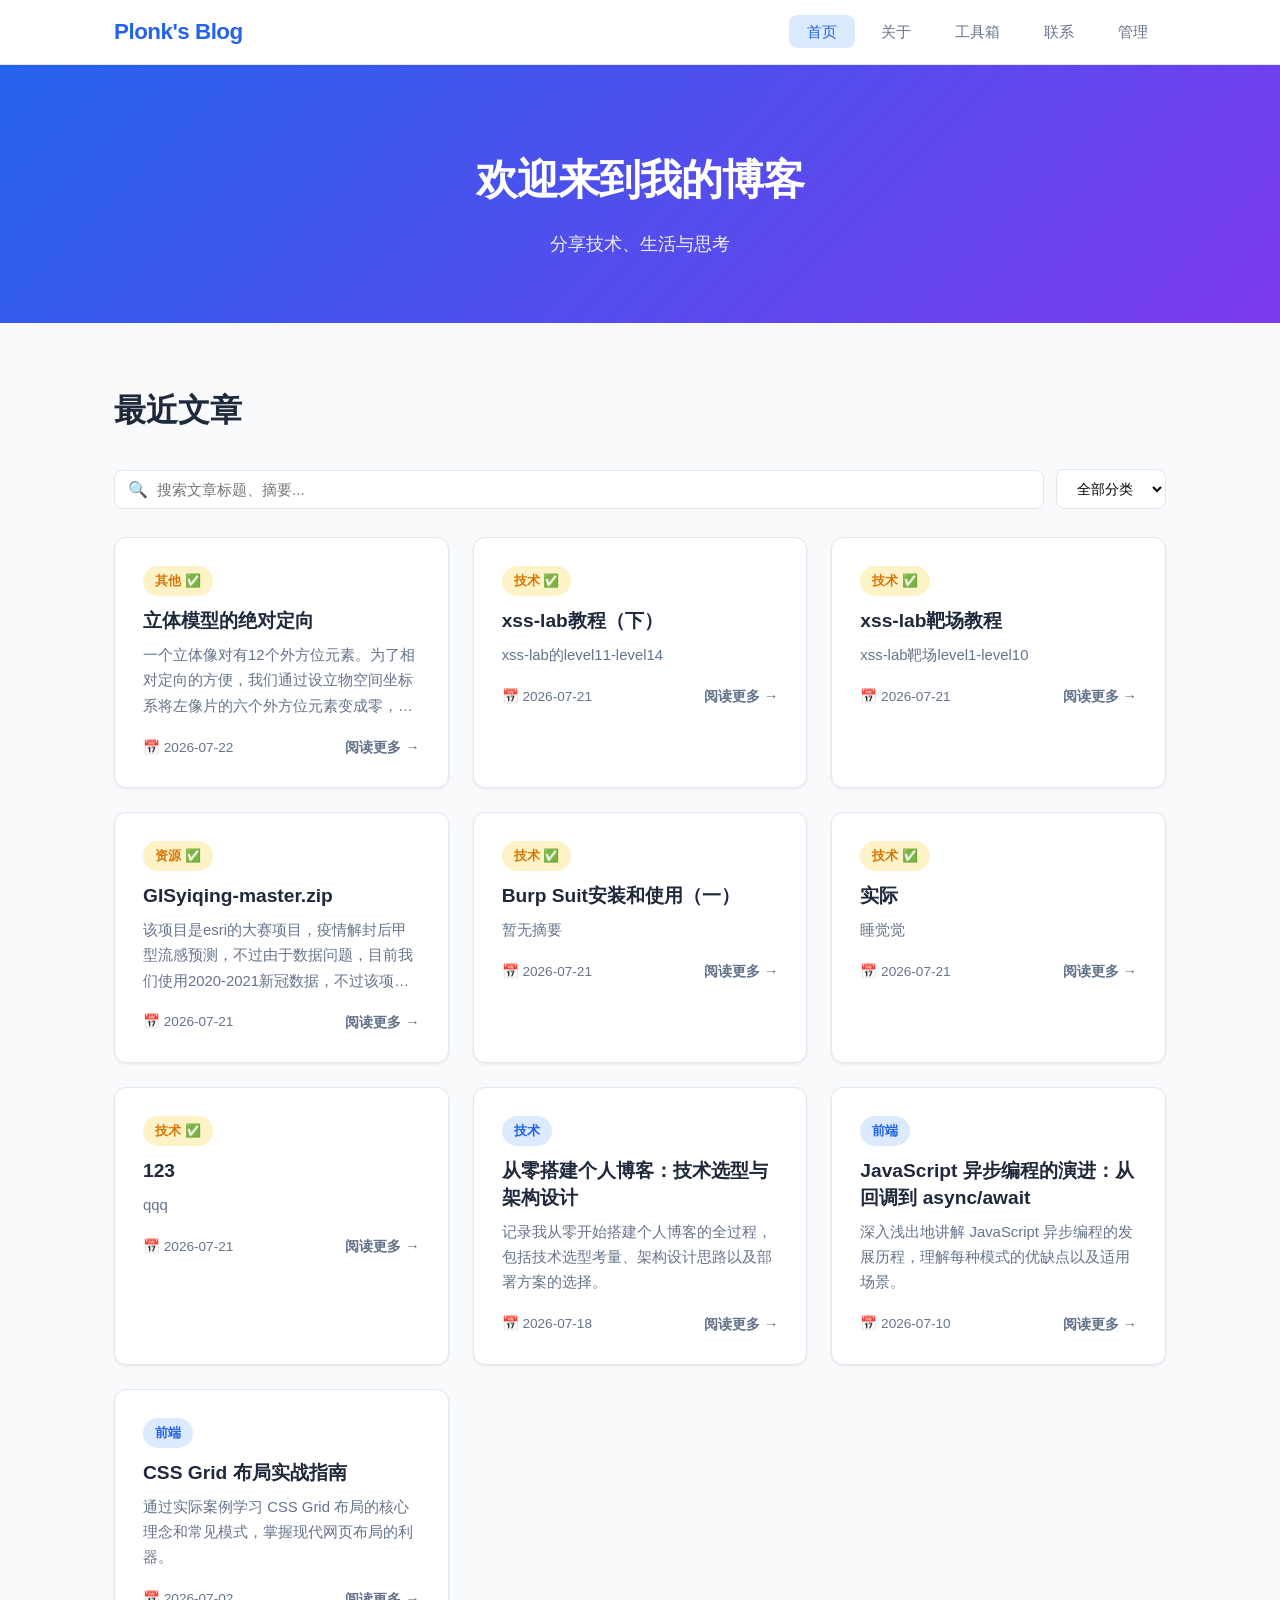
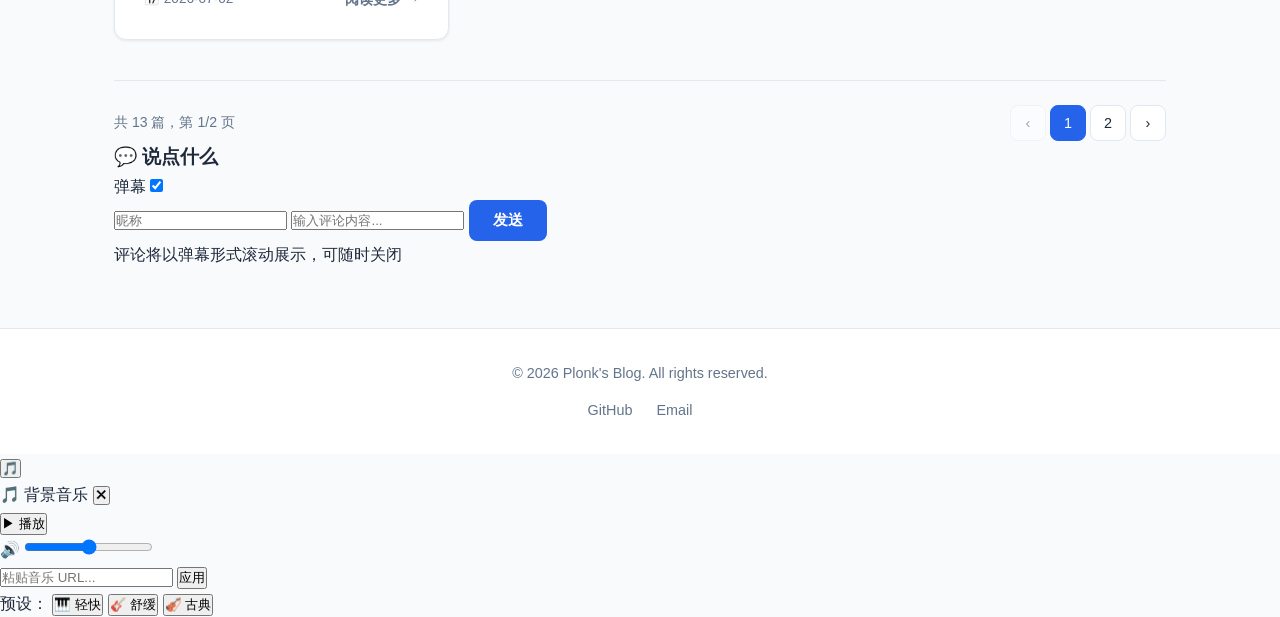
<file: index.html>
<!DOCTYPE html>
<html lang="zh-CN">
<head>
    <meta charset="UTF-8">
    <meta name="viewport" content="width=device-width, initial-scale=1.0">
    <title>Plonk's Blog - 首页</title>
    <link rel="stylesheet" href="css/style.css">
</head>
<body>
    <!-- 导航栏 -->
    <nav class="navbar">
        <div class="container">
            <a href="index.html" class="logo">Plonk's Blog</a>
            <ul class="nav-links">
                <li><a href="index.html" class="active">首页</a></li>
                <li><a href="about.html">关于</a></li>
                <li><a href="tools.html">工具箱</a></li>
                <li><a href="contact.html">联系</a></li>
                <li><a href="admin.html">管理</a></li>
            </ul>
            <button class="menu-toggle" aria-label="菜单">
                <span></span><span></span><span></span>
            </button>
        </div>
    </nav>

    <!-- 英雄区 -->
    <header class="hero">
        <div class="container">
            <h1>欢迎来到我的博客</h1>
            <p>分享技术、生活与思考</p>
        </div>
    </header>

    <!-- 文章列表 -->
    <section class="posts-section">
        <div class="container">
            <h2 class="section-title">最近文章</h2>

            <!-- 搜索栏 -->
            <div class="search-bar">
                <div class="search-input-wrap">
                    <span class="search-icon">🔍</span>
                    <input type="text" id="searchInput" class="search-input" placeholder="搜索文章标题、摘要..." oninput="Blog.search(this.value)">
                </div>
                <select id="tagFilter" class="tag-filter" onchange="Blog.filterByTag(this.value)">
                    <option value="">全部分类</option>
                    <option value="技术">技术</option>
                    <option value="前端">前端</option>
                    <option value="后端">后端</option>
                    <option value="开源">开源</option>
                    <option value="思考">思考</option>
                    <option value="生活">生活</option>
                    <option value="资源">资源</option>
                    <option value="其他">其他</option>
                </select>
            </div>

            <div class="posts-grid" id="postsGrid">
                <!-- 文章由 js 动态渲染 -->
            </div>

            <!-- 分页 -->
            <div class="pagination" id="pagination">
                <!-- 由 js 动态渲染 -->
            </div>

            <!-- 评论/弹幕 -->
            <div class="danmaku-section">
                <div class="danmaku-header">
                    <h3 class="danmaku-title">💬 说点什么</h3>
                    <label class="danmaku-switch">
                        <span class="danmaku-switch-label">弹幕</span>
                        <input type="checkbox" id="danmakuToggle" checked onchange="Danmaku.toggle(this.checked)">
                        <span class="danmaku-slider"></span>
                    </label>
                </div>
                <form class="danmaku-form" onsubmit="return Danmaku.submit()">
                    <input type="text" id="danmakuName" class="danmaku-input danmaku-name" placeholder="昵称" maxlength="12" required>
                    <input type="text" id="danmakuText" class="danmaku-input danmaku-msg" placeholder="输入评论内容..." maxlength="60" required>
                    <button type="submit" class="btn btn-primary danmaku-send">发送</button>
                </form>
                <p class="danmaku-hint">评论将以弹幕形式滚动展示，可随时关闭</p>
            </div>
        </div>
    </section>

    <!-- 弹幕容器 -->
    <div class="danmaku-container" id="danmakuContainer"></div>

    <!-- 文章预览弹窗 -->
    <div class="modal-overlay" id="postModal" onclick="closePostModal(event)">
        <div class="modal-content">
            <button class="modal-close" onclick="closePostModal()">&times;</button>
            <div class="modal-body" id="modalBody">
                <!-- 由 JS 动态填充 -->
            </div>
        </div>
    </div>

    <!-- 页脚 -->
    <footer class="footer">
        <div class="container">
            <p>&copy; 2026 Plonk's Blog. All rights reserved.</p>
            <div class="social-links">
                <a href="https://github.com/Plonkloving" target="_blank" rel="noopener">GitHub</a>
                <a href="mailto:2938115711@qq.com">Email</a>
            </div>
        </div>
    </footer>

    <script src="js/main.js"></script>
</body>
</html>
</file>
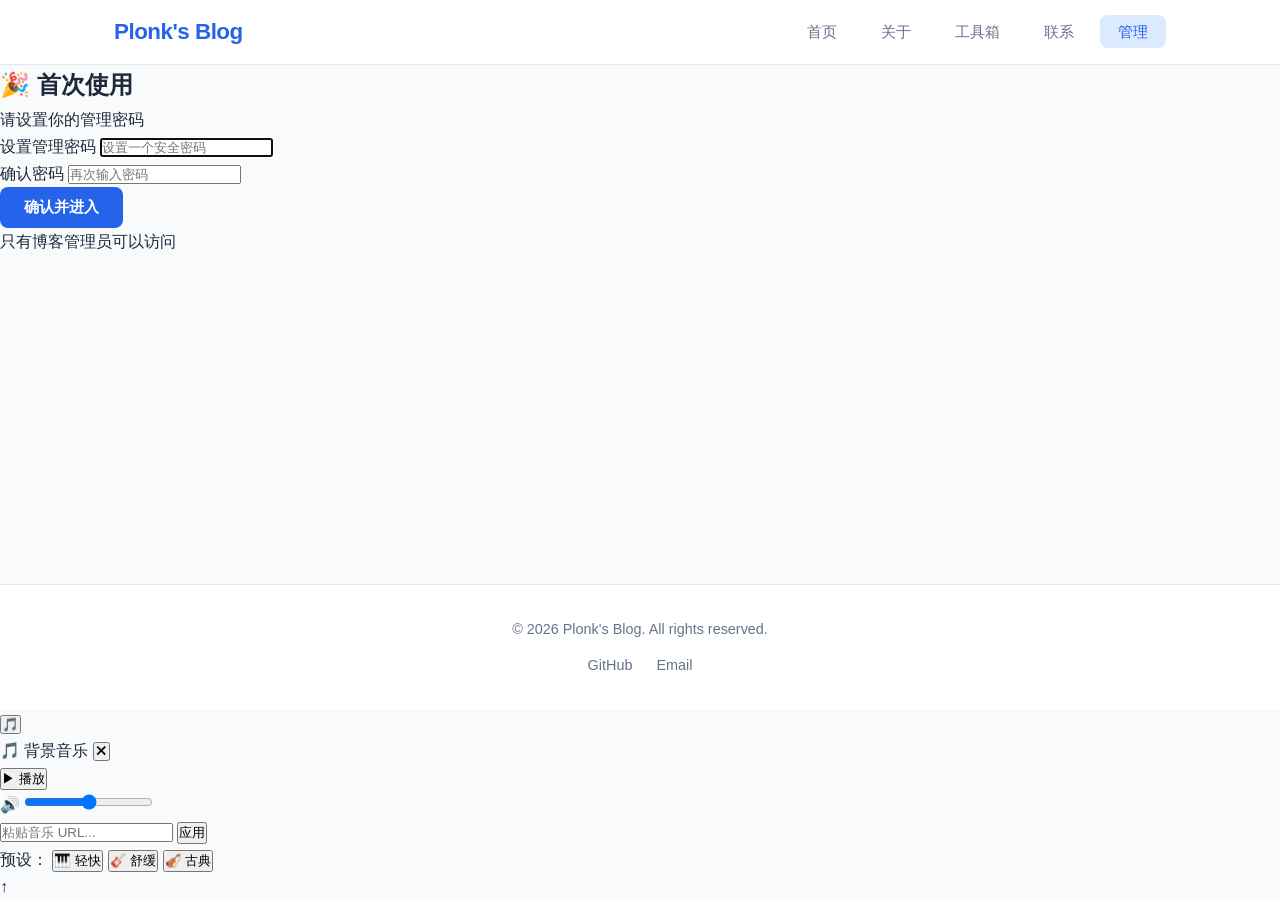
<file: admin.html>
<!DOCTYPE html>
<html lang="zh-CN">
<head>
    <meta charset="UTF-8">
    <meta name="viewport" content="width=device-width, initial-scale=1.0">
    <title>Plonk's Blog - 文章管理</title>
    <link rel="stylesheet" href="css/style.css">
</head>
<body>
    <!-- 导航栏 -->
    <nav class="navbar">
        <div class="container">
            <a href="index.html" class="logo">Plonk's Blog</a>
            <ul class="nav-links">
                <li><a href="index.html">首页</a></li>
                <li><a href="about.html">关于</a></li>
                <li><a href="tools.html">工具箱</a></li>
                <li><a href="contact.html">联系</a></li>
                <li><a href="admin.html" class="active">管理</a></li>
            </ul>
            <button class="menu-toggle" aria-label="菜单">
                <span></span><span></span><span></span>
            </button>
        </div>
    </nav>

    <!-- 登录遮罩 -->
    <div class="login-overlay" id="loginOverlay" style="display:flex">
        <div class="login-modal">
            <div class="login-header">
                <h2 id="loginTitle">管理员登录</h2>
                <p id="loginSubtitle">请输入管理密码</p>
            </div>

            <!-- 登录表单 -->
            <form id="loginForm" class="login-form" onsubmit="return Auth.login()">
                <div class="login-field">
                    <label for="loginPassword">密码</label>
                    <input type="password" id="loginPassword" placeholder="输入管理密码" required autocomplete="off">
                </div>
                <button type="submit" class="btn btn-primary login-btn">进入管理后台</button>
                <p id="loginError" class="login-error" style="display:none">❌ 密码错误，请重试</p>
                <p class="login-forgot"><a href="#" onclick="Auth.forgotPassword()">🔑 忘记密码？</a></p>
            </form>

            <!-- 首次设置表单 -->
            <form id="setupForm" class="login-form" style="display:none" onsubmit="return Auth.setup()">
                <div class="login-field">
                    <label for="setupPassword">设置管理密码</label>
                    <input type="password" id="setupPassword" placeholder="设置一个安全密码" required minlength="4" autocomplete="off">
                </div>
                <div class="login-field">
                    <label for="setupPassword2">确认密码</label>
                    <input type="password" id="setupPassword2" placeholder="再次输入密码" required minlength="4" autocomplete="off">
                </div>
                <button type="submit" class="btn btn-primary login-btn">确认并进入</button>
                <p id="setupError" class="login-error" style="display:none"></p>
            </form>

            <div class="login-footer">
                <span class="login-hint">只有博客管理员可以访问</span>
            </div>
        </div>
    </div>

    <!-- 管理页面主体 -->
    <section class="admin-page" id="adminContent" style="display:none">
        <div class="container">
            <div class="admin-header">
                <h1 class="page-title">文章管理</h1>
                <div class="admin-actions">
                    <button class="btn btn-primary" onclick="Admin.syncToGitHub()">☁️ 同步到 GitHub</button>
                    <button class="btn btn-secondary" onclick="Admin.pullFromGitHub()">📥 从 GitHub 拉取</button>
                    <button class="btn btn-secondary" onclick="Admin.showGitSettings()">⚙️ GitHub 设置</button>
                    <button class="btn btn-secondary" onclick="Admin.showBatchUpload()">📤 批量上传</button>
                    <button class="btn btn-secondary" onclick="Admin.syncComments()">💬 同步评论</button>
                    <button class="btn btn-secondary" onclick="Admin.exportJSON()">📥 导出 JSON</button>
                    <button class="btn btn-secondary btn-logout" onclick="Auth.logout()">🚪 退出登录</button>
                </div>
            </div>

            <div class="admin-layout">
                <!-- 左侧：表单 -->
                <div class="admin-form-panel">
                    <h2 id="formTitle">新建文章</h2>
                    <form id="articleForm" class="admin-form">
                        <input type="hidden" id="editId" value="">

                        <div class="form-group">
                            <label for="postTitle">文章标题 *</label>
                            <input type="text" id="postTitle" placeholder="输入文章标题" required>
                        </div>

                        <div class="form-row">
                            <div class="form-group">
                                <label for="postTag">标签</label>
                                <select id="postTag">
                                    <option value="技术">技术</option>
                                    <option value="前端">前端</option>
                                    <option value="后端">后端</option>
                                    <option value="开源">开源</option>
                                    <option value="思考">思考</option>
                                    <option value="生活">生活</option>
                                    <option value="资源">资源</option>
                                    <option value="其他">其他</option>
                                </select>
                            </div>
                            <div class="form-group">
                                <label for="postDate">日期</label>
                                <input type="date" id="postDate">
                            </div>
                        </div>

                        <div class="form-group">
                            <label for="postExcerpt">摘要</label>
                            <textarea id="postExcerpt" rows="3" placeholder="文章摘要内容..."></textarea>
                        </div>

                        <div class="form-group">
                            <label for="postURL">链接地址</label>
                            <input type="url" id="postURL" placeholder="https://... 或留空使用 #">
                            <span class="form-hint">如果是外部文章或资源，填写完整链接；留空则显示为占位文章</span>
                        </div>

                        <div class="form-group">
                            <label for="postCover">封面图片链接（可选）</label>
                            <input type="url" id="postCover" placeholder="https://example.com/image.jpg">
                        </div>

                        <div class="form-group">
                            <label for="postContent">正文内容</label>
                            <!-- 编辑器工具栏 -->
                            <div class="editor-toolbar" id="editorToolbar">
                                <button type="button" class="editor-btn" onclick="Admin.insertTag('h2','标题')" title="标题">H</button>
                                <button type="button" class="editor-btn" onclick="Admin.insertTag('strong','加粗文字')" title="加粗"><b>B</b></button>
                                <button type="button" class="editor-btn" onclick="Admin.insertTag('em','斜体')" title="斜体"><i>I</i></button>
                                <span class="editor-divider"></span>
                                <button type="button" class="editor-btn" onclick="Admin.insertMedia('image')" title="插入图片">🖼</button>
                                <button type="button" class="editor-btn" onclick="Admin.insertMedia('video')" title="插入视频">🎬</button>
                                <button type="button" class="editor-btn" onclick="Admin.insertTag('a','链接地址','href=\"https://\"')" title="插入链接">🔗</button>
                                <span class="editor-divider"></span>
                                <button type="button" class="editor-btn" onclick="Admin.insertTag('code','代码')" title="行内代码">&lt;/&gt;</button>
                                <button type="button" class="editor-btn" onclick="Admin.insertTag('pre','代码块\n')" title="代码块">📄</button>
                                <button type="button" class="editor-btn" onclick="Admin.insertTag('blockquote','引用文字')" title="引用">💬</button>
                                <button type="button" class="editor-btn" onclick="Admin.insertTag('ul\\n  <li>列表项</li>\\n  <li>列表项</li>','')" title="列表">📋</button>
                                <span class="editor-divider"></span>
                                <button type="button" class="editor-btn editor-btn-preview" onclick="Admin.togglePreview()" title="预览">👁 预览</button>
                                <span class="editor-divider"></span>
                                <button type="button" class="editor-btn editor-btn-expand" onclick="Admin.toggleEditorSize()" id="editorExpandBtn" title="展开编辑">⛶</button>
                            </div>
                            <div class="editor-textarea-wrap">
                                <textarea id="postContent" class="editor-textarea" rows="8" placeholder="在此输入文章正文...&#10;&#10;也可以使用工具栏快速插入图片、视频、代码等"></textarea>
                                <div class="editor-resize-handle" id="editorResizeHandle" title="拖拽调整高度">⋮</div>
                            </div>
                            <div id="editorPreview" class="editor-preview" style="display:none">
                                <div class="editor-preview-header">
                                    <span>📖 预览效果</span>
                                    <button type="button" class="btn btn-sm btn-sm-edit" onclick="Admin.togglePreview()">返回编辑</button>
                                </div>
                                <div class="editor-preview-body" id="editorPreviewBody"></div>
                            </div>
                            <span class="form-hint">使用工具栏插入图片、视频、链接等，或直接编写 HTML</span>
                        </div>

                        <!-- 动态验证码 -->
                        <div class="form-group captcha-group">
                            <label for="postCaptcha">验证码 <span class="captcha-required">*</span></label>
                            <div class="captcha-wrapper">
                                <input type="text" id="postCaptcha" class="captcha-input" placeholder="输入上方数字" maxlength="4" required>
                                <span class="captcha-display" id="captchaDisplay"></span>
                                <button type="button" class="captcha-refresh" onclick="Auth.refreshCaptcha()" title="换一张">🔄</button>
                            </div>
                            <span class="form-hint">请输入左侧显示的验证码，点击 🔄 可刷新</span>
                        </div>

                        <div class="form-buttons">
                            <button type="submit" class="btn btn-primary" id="submitBtn">发布文章</button>
                            <button type="button" class="btn btn-secondary" onclick="Admin.cancelEdit()" id="cancelBtn" style="display:none">取消编辑</button>
                        </div>
                    </form>
                </div>

                <!-- 右侧：文章列表 -->
                <div class="admin-list-panel">
                    <div class="admin-list-header">
                        <h2>已发布文章</h2>
                        <span class="admin-count" id="postCount">0 篇</span>
                    </div>

                    <div class="admin-list-toolbar">
                        <input type="text" id="searchInput" class="admin-search" placeholder="搜索文章..." oninput="Admin.searchPosts(this.value)">
                        <select id="filterTag" class="admin-filter" onchange="Admin.filterByTag(this.value)">
                            <option value="">全部分类</option>
                            <option value="技术">技术</option>
                            <option value="前端">前端</option>
                            <option value="后端">后端</option>
                            <option value="开源">开源</option>
                            <option value="思考">思考</option>
                            <option value="生活">生活</option>
                            <option value="资源">资源</option>
                            <option value="其他">其他</option>
                        </select>
                    </div>

                    <div class="admin-list" id="adminPostList">
                        <!-- 由 JS 动态渲染 -->
                    </div>

                    <!-- 管理列表分页 -->
                    <div class="admin-pagination" id="adminPagination"></div>

                    <div class="admin-bulk-actions">
                        <button class="btn btn-secondary" onclick="Admin.clearAll()">🗑 清空所有自定义文章</button>
                        <button class="btn btn-secondary" onclick="Auth.showChangePassword()">🔑 修改密码</button>
                    </div>
                </div>
            </div>

            <!-- GitHub 同步结果弹窗 -->
            <div class="login-overlay" id="syncResultOverlay" style="display:none">
                <div class="login-modal sync-result-modal">
                    <div class="sync-result-icon" id="syncResultIcon">⏳</div>
                    <h2 class="sync-result-title" id="syncResultTitle">处理中...</h2>
                    <p class="sync-result-desc" id="syncResultDesc">请稍候</p>
                    <div id="syncResultActions">
                        <button class="btn btn-secondary" onclick="Admin.cancelSync()" id="syncCancelBtn" style="display:none">取消同步</button>
                        <button class="btn btn-primary" onclick="Admin.closeSyncResult()" id="syncResultBtn" style="display:none">知道了</button>
                    </div>
                </div>
            </div>
        </div>
    </section>


    <!-- 批量上传弹窗 -->
    <div class="login-overlay" id="batchUploadOverlay" style="display:none" onclick="closeBatchUpload(event)">
        <div class="login-modal batch-modal">
            <button class="modal-close" onclick="Admin.closeBatchUpload()">&times;</button>
            <div class="login-header">
                <h2>📤 批量上传文章</h2>
                <p>上传 JSON 文件或直接粘贴数据，一次导入多篇文章</p>
            </div>

            <!-- 下载模板 -->
            <div class="batch-toolbar">
                <button class="btn btn-secondary" onclick="Admin.downloadTemplate()">📄 下载模板</button>
                <span class="batch-hint">按模板格式准备你的文章数据</span>
            </div>

            <!-- 拖拽上传区 -->
            <div class="upload-zone" id="uploadZone">
                <div class="upload-zone-content" id="uploadZoneContent">
                    <span class="upload-icon">📁</span>
                    <p class="upload-text">拖拽 JSON 文件到此处，或点击选择文件</p>
                    <p class="upload-hint">支持 .json 格式</p>
                    <input type="file" id="batchFileInput" accept=".json" style="display:none" onchange="Admin.handleBatchFile(event)">
                    <button class="btn btn-secondary" onclick="document.getElementById('batchFileInput').click()">选择文件</button>
                </div>
                <div class="upload-preview" id="uploadPreview" style="display:none">
                    <p class="upload-file-info" id="uploadFileInfo"></p>
                    <button class="btn btn-sm btn-sm-edit" onclick="Admin.clearBatchFile()">重新选择</button>
                </div>
            </div>

            <!-- 分隔线 -->
            <div class="batch-divider"><span>或直接粘贴 JSON</span></div>

            <!-- 粘贴区 -->
            <div class="batch-paste-area">
                <textarea id="batchPasteArea" rows="6" placeholder='[
    {
        "title": "文章标题",
        "tag": "技术",
        "date": "2026-07-21",
        "excerpt": "文章摘要...",
        "content": "<h2>正文</h2><p>支持 HTML...</p>"
    }
]' oninput="Admin.previewBatch()"></textarea>
            </div>

            <!-- 预览 -->
            <div id="batchPreview" class="batch-preview" style="display:none">
                <div class="batch-preview-header">
                    <span id="batchPreviewCount">检测到 0 篇文章</span>
                    <span id="batchPreviewErrors" class="batch-preview-errors"></span>
                </div>
                <div class="batch-preview-list" id="batchPreviewList"></div>
            </div>

            <p id="batchUploadError" class="login-error" style="display:none"></p>

            <!-- 操作按钮 -->
            <div class="batch-actions">
                <button class="btn btn-primary" id="batchImportBtn" onclick="Admin.executeBatchImport()" disabled>导入全部</button>
                <button class="btn btn-secondary" onclick="Admin.closeBatchUpload()">取消</button>
            </div>
        </div>
    </div>

    <!-- GitHub 设置弹窗 -->
    <div class="login-overlay" id="gitSettingsOverlay" style="display:none">
        <div class="login-modal">
            <div class="login-header">
                <h2>⚙️ GitHub 同步设置</h2>
                <p>配置后可将文章一键同步到仓库的 <code>posts.json</code></p>
            </div>
            <form class="login-form" onsubmit="return Admin.saveGitSettings()">
                <div class="login-field">
                    <label for="gitToken">GitHub Personal Access Token *</label>
                    <input type="password" id="gitToken" placeholder="ghp_xxxxxxxxxxxx" required autocomplete="off">
                    <span class="form-hint">需要 <strong>repo</strong> 或 <strong>public_repo</strong> 权限</span>
                </div>
                <div class="login-field">
                    <label for="gitRepo">仓库名 *</label>
                    <input type="text" id="gitRepo" placeholder="例如: Plonkloving.github.io" required>
                </div>
                <div class="login-field">
                    <label for="gitOwner">仓库所有者</label>
                    <input type="text" id="gitOwner" placeholder="默认: Plonkloving">
                    <span class="form-hint">留空默认使用 <strong>Plonkloving</strong></span>
                </div>
                <div class="login-field">
                    <label for="gitBranch">分支</label>
                    <input type="text" id="gitBranch" placeholder="默认: main">
                    <span class="form-hint">留空默认使用 <strong>main</strong></span>
                </div>
                <button type="submit" class="btn btn-primary login-btn">保存配置</button>
                <button type="button" class="btn btn-secondary login-btn" onclick="Admin.hideGitSettings()" style="margin-top:8px">取消</button>
                <p id="gitSettingsStatus" class="login-success" style="display:none"></p>
            </form>
        </div>
    </div>

    <!-- 页脚 -->
    <footer class="footer">
        <div class="container">
            <p>&copy; 2026 Plonk's Blog. All rights reserved.</p>
            <div class="social-links">
                <a href="https://github.com/Plonkloving" target="_blank" rel="noopener">GitHub</a>
                <a href="mailto:2938115711@qq.com">Email</a>
            </div>
        </div>
    </footer>

    <!-- 修改密码弹窗 -->
    <div class="login-overlay" id="changePwdOverlay" style="display:none">
        <div class="login-modal">
            <div class="login-header">
                <h2>修改管理密码</h2>
            </div>
            <form class="login-form" onsubmit="return Auth.changePassword()">
                <div class="login-field">
                    <label for="oldPassword">当前密码</label>
                    <input type="password" id="oldPassword" placeholder="输入当前密码" required autocomplete="off">
                </div>
                <div class="login-field">
                    <label for="newPassword">新密码</label>
                    <input type="password" id="newPassword" placeholder="输入新密码（至少4位）" required minlength="4" autocomplete="off">
                </div>
                <div class="login-field">
                    <label for="newPassword2">确认新密码</label>
                    <input type="password" id="newPassword2" placeholder="再次输入新密码" required minlength="4" autocomplete="off">
                </div>
                <button type="submit" class="btn btn-primary login-btn">确认修改</button>
                <button type="button" class="btn btn-secondary login-btn" onclick="Auth.hideChangePassword()" style="margin-top:8px">取消</button>
                <p id="changePwdError" class="login-error" style="display:none"></p>
                <p id="changePwdSuccess" class="login-success" style="display:none">✅ 密码修改成功！</p>
            </form>
        </div>
    </div>

    <script src="js/main.js"></script>
</body>
</html>
</file>
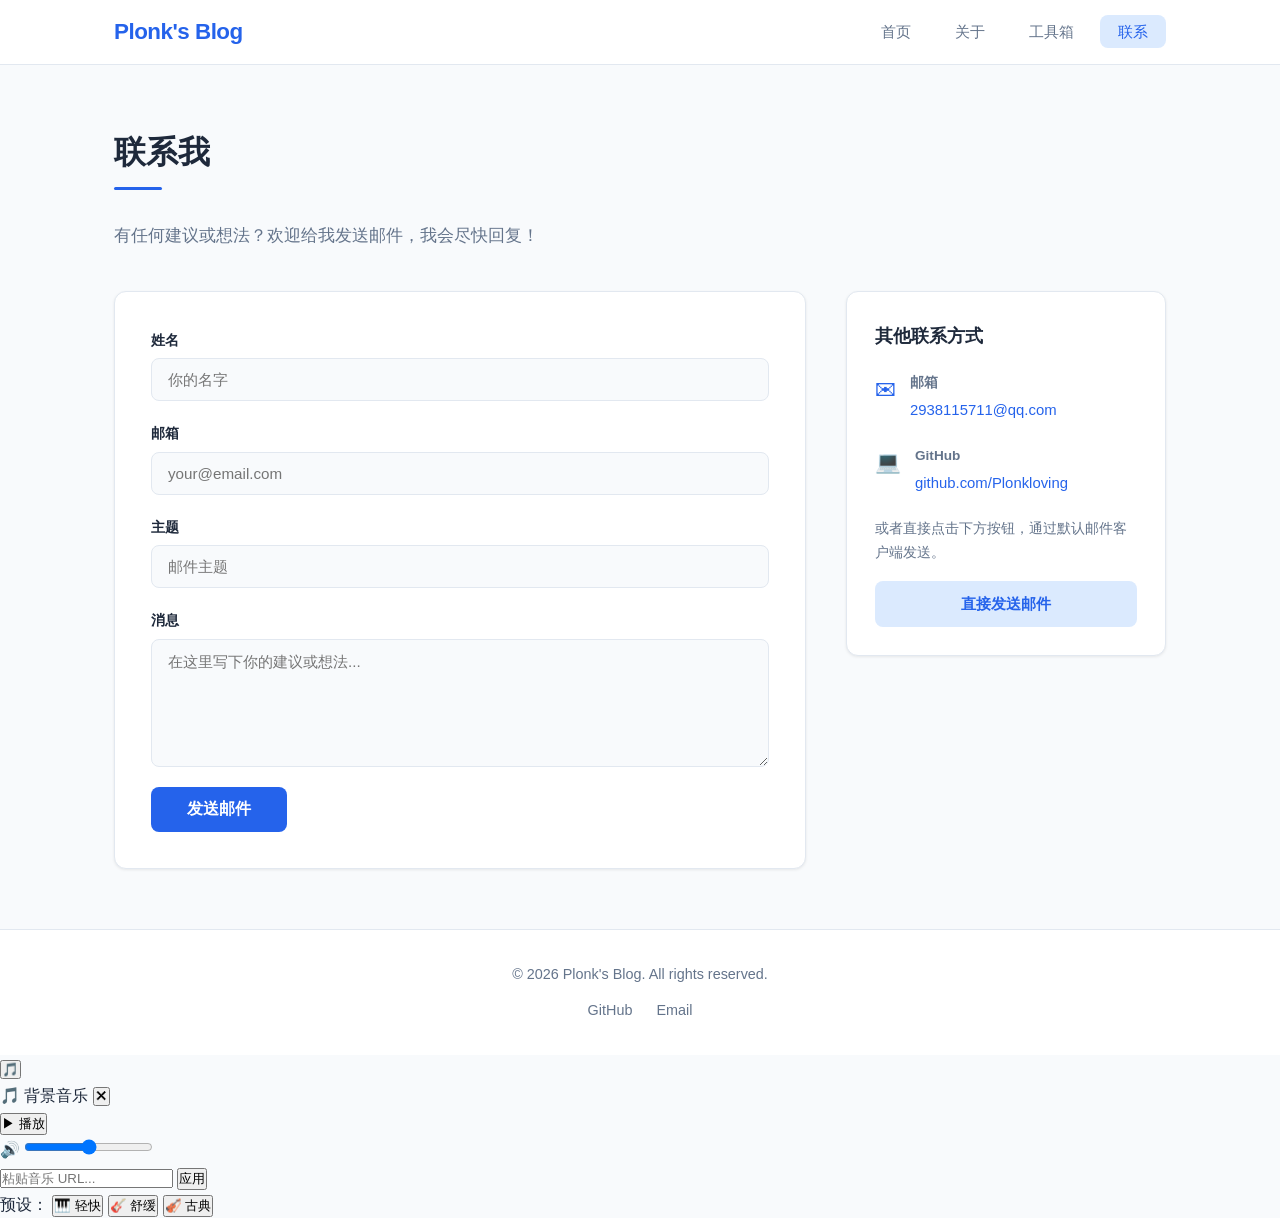
<file: contact.html>
<!DOCTYPE html>
<html lang="zh-CN">
<head>
    <meta charset="UTF-8">
    <meta name="viewport" content="width=device-width, initial-scale=1.0">
    <title>Plonk's Blog - 联系我</title>
    <link rel="stylesheet" href="css/style.css">
</head>
<body>
    <!-- 导航栏 -->
    <nav class="navbar">
        <div class="container">
            <a href="index.html" class="logo">Plonk's Blog</a>
            <ul class="nav-links">
                <li><a href="index.html">首页</a></li>
                <li><a href="about.html">关于</a></li>
                <li><a href="tools.html">工具箱</a></li>
                <li><a href="contact.html" class="active">联系</a></li>
            </ul>
            <button class="menu-toggle" aria-label="菜单">
                <span></span><span></span><span></span>
            </button>
        </div>
    </nav>

    <!-- 联系页面主体 -->
    <section class="contact-page">
        <div class="container">
            <h1 class="page-title">联系我</h1>
            <p class="page-subtitle">有任何建议或想法？欢迎给我发送邮件，我会尽快回复！</p>

            <div class="contact-wrapper">
                <div class="contact-form-container">
                    <form id="contactForm" class="contact-form">
                        <div class="form-group">
                            <label for="name">姓名</label>
                            <input type="text" id="name" name="name" placeholder="你的名字" required>
                        </div>
                        <div class="form-group">
                            <label for="email">邮箱</label>
                            <input type="email" id="email" name="email" placeholder="your@email.com" required>
                        </div>
                        <div class="form-group">
                            <label for="subject">主题</label>
                            <input type="text" id="subject" name="subject" placeholder="邮件主题" required>
                        </div>
                        <div class="form-group">
                            <label for="message">消息</label>
                            <textarea id="message" name="message" rows="6" placeholder="在这里写下你的建议或想法..." required></textarea>
                        </div>
                        <button type="submit" class="btn btn-primary btn-submit">
                            <span class="btn-text">发送邮件</span>
                            <span class="btn-loading" style="display:none">发送中...</span>
                        </button>
                    </form>
                    <div id="formSuccess" class="form-success" style="display:none">
                        <div class="success-icon">&#10003;</div>
                        <h3>邮件已发送！</h3>
                        <p>感谢你的建议，我会尽快回复。</p>
                        <button class="btn btn-secondary" onclick="resetForm()">再发一封</button>
                    </div>
                </div>

                <div class="contact-info">
                    <div class="contact-card">
                        <h3>其他联系方式</h3>
                        <div class="contact-item">
                            <span class="contact-icon">&#9993;</span>
                            <div>
                                <strong>邮箱</strong>
                                <a href="mailto:2938115711@qq.com">2938115711@qq.com</a>
                            </div>
                        </div>
                        <div class="contact-item">
                            <span class="contact-icon">&#128187;</span>
                            <div>
                                <strong>GitHub</strong>
                                <a href="https://github.com/Plonkloving" target="_blank" rel="noopener">github.com/Plonkloving</a>
                            </div>
                        </div>
                        <p class="contact-note">
                            或者直接点击下方按钮，通过默认邮件客户端发送。
                        </p>
                        <a href="mailto:2938115711@qq.com" class="btn btn-secondary">直接发送邮件</a>
                    </div>
                </div>
            </div>
        </div>
    </section>

    <!-- 页脚 -->
    <footer class="footer">
        <div class="container">
            <p>&copy; 2026 Plonk's Blog. All rights reserved.</p>
            <div class="social-links">
                <a href="https://github.com/Plonkloving" target="_blank" rel="noopener">GitHub</a>
                <a href="mailto:2938115711@qq.com">Email</a>
            </div>
        </div>
    </footer>

    <script src="js/main.js"></script>
</body>
</html>
</file>
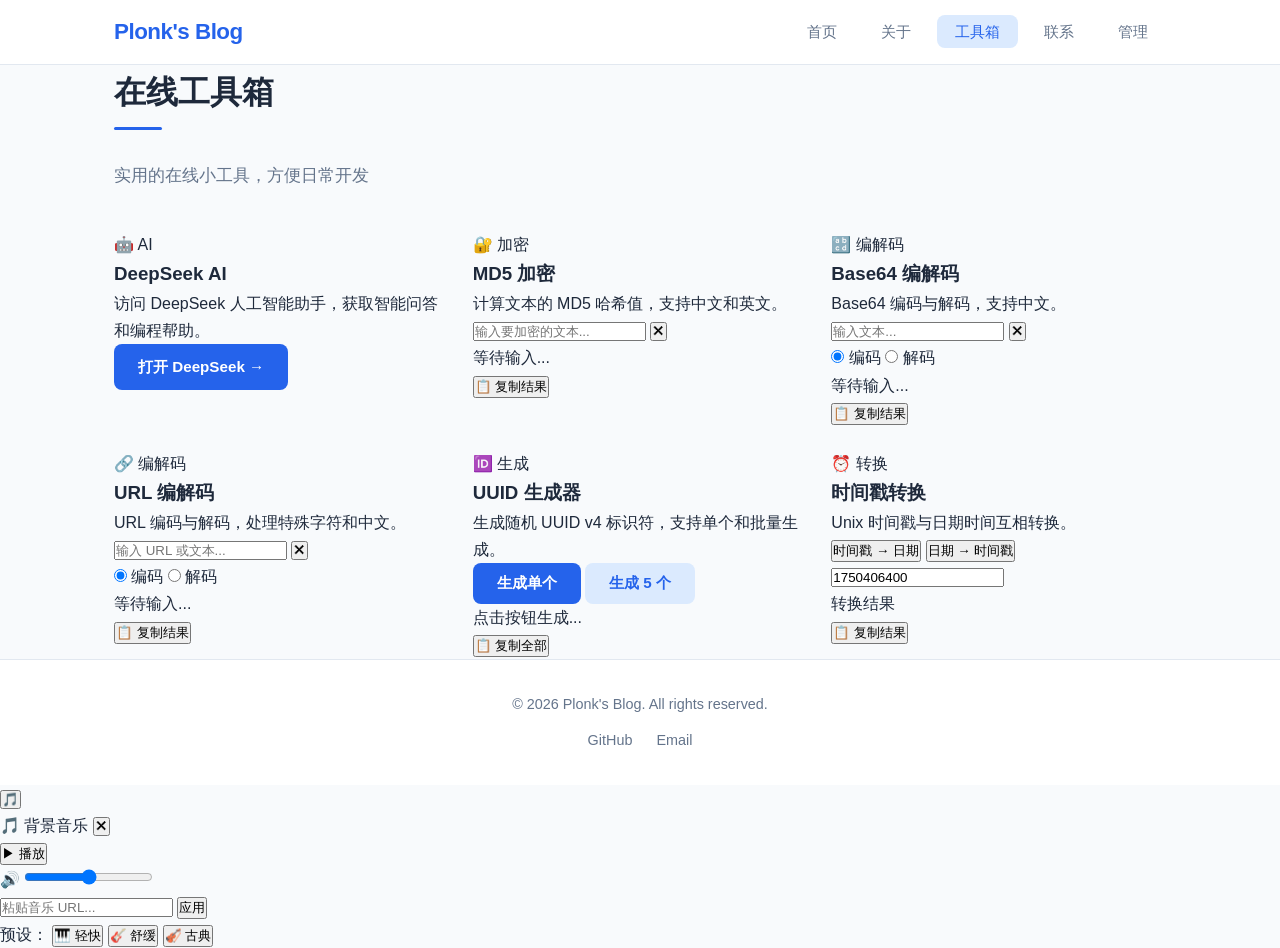
<file: tools.html>
<!DOCTYPE html>
<html lang="zh-CN">
<head>
    <meta charset="UTF-8">
    <meta name="viewport" content="width=device-width, initial-scale=1.0">
    <title>Plonk's Blog - 工具箱</title>
    <link rel="stylesheet" href="css/style.css">
</head>
<body>
    <!-- 导航栏 -->
    <nav class="navbar">
        <div class="container">
            <a href="index.html" class="logo">Plonk's Blog</a>
            <ul class="nav-links">
                <li><a href="index.html">首页</a></li>
                <li><a href="about.html">关于</a></li>
                <li><a href="tools.html" class="active">工具箱</a></li>
                <li><a href="contact.html">联系</a></li>
                <li><a href="admin.html">管理</a></li>
            </ul>
            <button class="menu-toggle" aria-label="菜单">
                <span></span><span></span><span></span>
            </button>
        </div>
    </nav>

    <!-- 页面主体 -->
    <section class="tools-page">
        <div class="container">
            <h1 class="page-title">在线工具箱</h1>
            <p class="page-subtitle">实用的在线小工具，方便日常开发</p>

            <div class="posts-grid">
                <!-- DeepSeek -->
                <div class="tool-card">
                    <span class="tool-badge">🤖 AI</span>
                    <h3 class="tool-name">DeepSeek AI</h3>
                    <p class="tool-desc">访问 DeepSeek 人工智能助手，获取智能问答和编程帮助。</p>
                    <div class="tool-actions">
                        <a href="https://chat.deepseek.com/" target="_blank" rel="noopener" class="btn btn-primary">打开 DeepSeek →</a>
                    </div>
                </div>

                <!-- MD5 加密 -->
                <div class="tool-card">
                    <span class="tool-badge">🔐 加密</span>
                    <h3 class="tool-name">MD5 加密</h3>
                    <p class="tool-desc">计算文本的 MD5 哈希值，支持中文和英文。</p>
                    <div class="tool-body">
                        <div class="tool-input-row">
                            <input type="text" id="md5Input" class="tool-input" placeholder="输入要加密的文本..." oninput="Tools.md5()">
                            <button class="tool-btn-clear" onclick="Tools.clearMd5()">✕</button>
                        </div>
                        <div class="tool-output-box" id="md5Output">等待输入...</div>
                    </div>
                    <div class="tool-footer">
                        <button class="tool-copy-btn" onclick="Tools.copyResult('md5Output')">📋 复制结果</button>
                    </div>
                </div>

                <!-- Base64 -->
                <div class="tool-card">
                    <span class="tool-badge">🔡 编解码</span>
                    <h3 class="tool-name">Base64 编解码</h3>
                    <p class="tool-desc">Base64 编码与解码，支持中文。</p>
                    <div class="tool-body">
                        <div class="tool-input-row">
                            <input type="text" id="b64Input" class="tool-input" placeholder="输入文本..." oninput="Tools.b64()">
                            <button class="tool-btn-clear" onclick="Tools.clearB64()">✕</button>
                        </div>
                        <div class="tool-radio-row">
                            <label><input type="radio" name="b64mode" value="encode" checked onchange="Tools.b64()"> 编码</label>
                            <label><input type="radio" name="b64mode" value="decode" onchange="Tools.b64()"> 解码</label>
                        </div>
                        <div class="tool-output-box" id="b64Output">等待输入...</div>
                    </div>
                    <div class="tool-footer">
                        <button class="tool-copy-btn" onclick="Tools.copyResult('b64Output')">📋 复制结果</button>
                    </div>
                </div>

                <!-- URL 编解码 -->
                <div class="tool-card">
                    <span class="tool-badge">🔗 编解码</span>
                    <h3 class="tool-name">URL 编解码</h3>
                    <p class="tool-desc">URL 编码与解码，处理特殊字符和中文。</p>
                    <div class="tool-body">
                        <div class="tool-input-row">
                            <input type="text" id="urlInput" class="tool-input" placeholder="输入 URL 或文本..." oninput="Tools.url()">
                            <button class="tool-btn-clear" onclick="Tools.clearUrl()">✕</button>
                        </div>
                        <div class="tool-radio-row">
                            <label><input type="radio" name="urlmode" value="encode" checked onchange="Tools.url()"> 编码</label>
                            <label><input type="radio" name="urlmode" value="decode" onchange="Tools.url()"> 解码</label>
                        </div>
                        <div class="tool-output-box" id="urlOutput">等待输入...</div>
                    </div>
                    <div class="tool-footer">
                        <button class="tool-copy-btn" onclick="Tools.copyResult('urlOutput')">📋 复制结果</button>
                    </div>
                </div>

                <!-- UUID 生成器 -->
                <div class="tool-card">
                    <span class="tool-badge">🆔 生成</span>
                    <h3 class="tool-name">UUID 生成器</h3>
                    <p class="tool-desc">生成随机 UUID v4 标识符，支持单个和批量生成。</p>
                    <div class="tool-body">
                        <div class="tool-input-row">
                            <button class="btn btn-primary" onclick="Tools.generateUUID()">生成单个</button>
                            <button class="btn btn-secondary" onclick="Tools.generateUUIDs(5)">生成 5 个</button>
                        </div>
                        <div class="tool-output-box" id="uuidOutput">点击按钮生成...</div>
                    </div>
                    <div class="tool-footer">
                        <button class="tool-copy-btn" onclick="Tools.copyResult('uuidOutput')">📋 复制全部</button>
                    </div>
                </div>

                <!-- 时间戳转换 -->
                <div class="tool-card">
                    <span class="tool-badge">⏰ 转换</span>
                    <h3 class="tool-name">时间戳转换</h3>
                    <p class="tool-desc">Unix 时间戳与日期时间互相转换。</p>
                    <div class="tool-body">
                        <div class="tool-tabs">
                            <button class="tool-tab active" onclick="Tools.switchTsTab('ts2date', this)">时间戳 → 日期</button>
                            <button class="tool-tab" onclick="Tools.switchTsTab('date2ts', this)">日期 → 时间戳</button>
                        </div>
                        <div id="ts2date">
                            <div class="tool-input-row">
                                <input type="number" id="tsInput" class="tool-input" placeholder="输入时间戳（秒）" value="1750406400" oninput="Tools.tsToDate()">
                            </div>
                            <div class="tool-output-box" id="tsDateOutput">转换结果</div>
                        </div>
                        <div id="date2ts" style="display:none">
                            <div class="tool-input-row">
                                <input type="datetime-local" id="dateInput" class="tool-input" oninput="Tools.dateToTs()">
                            </div>
                            <div class="tool-output-box" id="dateTsOutput">转换结果</div>
                        </div>
                    </div>
                    <div class="tool-footer">
                        <button class="tool-copy-btn" onclick="Tools.copyResult('dateTsOutput')">📋 复制结果</button>
                    </div>
                </div>
            </div>
        </div>
    </section>

    <!-- 页脚 -->
    <footer class="footer">
        <div class="container">
            <p>&copy; 2026 Plonk's Blog. All rights reserved.</p>
            <div class="social-links">
                <a href="https://github.com/Plonkloving" target="_blank" rel="noopener">GitHub</a>
                <a href="mailto:2938115711@qq.com">Email</a>
            </div>
        </div>
    </footer>

    <script src="js/md5.js"></script>
    <script src="js/main.js"></script>
</body>
</html>
</file>
<file: css/style.css>
/* ==================== 全局样式 ==================== */
* {
    margin: 0;
    padding: 0;
    box-sizing: border-box;
}

:root {
    --primary: #2563eb;
    --primary-dark: #1d4ed8;
    --primary-light: #dbeafe;
    --bg: #f8fafc;
    --bg-card: #ffffff;
    --text: #1e293b;
    --text-secondary: #64748b;
    --border: #e2e8f0;
    --shadow: 0 1px 3px rgba(0, 0, 0, 0.08);
    --shadow-lg: 0 4px 16px rgba(0, 0, 0, 0.1);
    --radius: 12px;
    --radius-sm: 8px;
    --transition: all 0.3s ease;
}

html {
    scroll-behavior: smooth;
}

body {
    font-family: -apple-system, BlinkMacSystemFont, "Segoe UI", Roboto, "Noto Sans SC", "Microsoft YaHei", sans-serif;
    background: var(--bg);
    color: var(--text);
    line-height: 1.7;
    min-height: 100vh;
    display: flex;
    flex-direction: column;
}

.container {
    max-width: 1100px;
    margin: 0 auto;
    padding: 0 24px;
}

a {
    color: var(--primary);
    text-decoration: none;
    transition: var(--transition);
}

a:hover {
    color: var(--primary-dark);
}

/* ==================== 导航栏 ==================== */
.navbar {
    background: var(--bg-card);
    border-bottom: 1px solid var(--border);
    position: sticky;
    top: 0;
    z-index: 100;
    backdrop-filter: blur(8px);
    background: rgba(255, 255, 255, 0.95);
}

.navbar .container {
    display: flex;
    align-items: center;
    justify-content: space-between;
    height: 64px;
}

.logo {
    font-size: 1.4rem;
    font-weight: 800;
    color: var(--primary);
    letter-spacing: -0.5px;
}

.logo:hover {
    color: var(--primary-dark);
}

.nav-links {
    display: flex;
    list-style: none;
    gap: 8px;
}

.nav-links a {
    padding: 8px 18px;
    border-radius: var(--radius-sm);
    color: var(--text-secondary);
    font-weight: 500;
    font-size: 0.95rem;
}

.nav-links a:hover,
.nav-links a.active {
    color: var(--primary);
    background: var(--primary-light);
}

/* 移动端菜单按钮 */
.menu-toggle {
    display: none;
    flex-direction: column;
    gap: 5px;
    background: none;
    border: none;
    cursor: pointer;
    padding: 4px;
}

.menu-toggle span {
    display: block;
    width: 24px;
    height: 2px;
    background: var(--text);
    border-radius: 2px;
    transition: var(--transition);
}

/* ==================== 页脚 ==================== */
.footer {
    margin-top: auto;
    background: var(--bg-card);
    border-top: 1px solid var(--border);
    padding: 32px 0;
    text-align: center;
}

.footer p {
    color: var(--text-secondary);
    font-size: 0.9rem;
    margin-bottom: 12px;
}

.social-links {
    display: flex;
    justify-content: center;
    gap: 24px;
}

.social-links a {
    color: var(--text-secondary);
    font-size: 0.9rem;
    font-weight: 500;
}

.social-links a:hover {
    color: var(--primary);
}

/* ==================== 通用组件 ==================== */
.section-title,
.page-title {
    font-size: 2rem;
    font-weight: 700;
    margin-bottom: 32px;
    position: relative;
    display: inline-block;
}

.page-title::after {
    content: '';
    display: block;
    width: 48px;
    height: 3px;
    background: var(--primary);
    border-radius: 2px;
    margin-top: 8px;
}

.page-subtitle {
    color: var(--text-secondary);
    font-size: 1.05rem;
    margin-bottom: 40px;
    max-width: 560px;
}

.btn {
    display: inline-block;
    padding: 10px 24px;
    border-radius: var(--radius-sm);
    font-weight: 600;
    font-size: 0.95rem;
    border: none;
    cursor: pointer;
    transition: var(--transition);
    text-align: center;
}

.btn-primary {
    background: var(--primary);
    color: #fff;
}

.btn-primary:hover {
    background: var(--primary-dark);
    color: #fff;
    transform: translateY(-1px);
    box-shadow: var(--shadow-lg);
}

.btn-secondary {
    background: var(--primary-light);
    color: var(--primary);
}

.btn-secondary:hover {
    background: #bfdbfe;
    color: var(--primary-dark);
}

/* ==================== 首页 - 英雄区 ==================== */
.hero {
    background: linear-gradient(135deg, var(--primary) 0%, #7c3aed 100%);
    color: #fff;
    padding: 80px 0 64px;
    text-align: center;
}

.hero h1 {
    font-size: 2.6rem;
    font-weight: 800;
    margin-bottom: 12px;
    letter-spacing: -1px;
}

.hero p {
    font-size: 1.15rem;
    opacity: 0.9;
}

/* ==================== 首页 - 文章网格 ==================== */
.posts-section {
    padding: 60px 0;
}

.posts-grid {
    display: grid;
    grid-template-columns: repeat(auto-fill, minmax(320px, 1fr));
    gap: 24px;
}

.post-card {
    background: var(--bg-card);
    border-radius: var(--radius);
    padding: 28px;
    border: 1px solid var(--border);
    box-shadow: var(--shadow);
    transition: var(--transition);
    overflow: hidden;
    cursor: pointer;
}

.post-card:hover {
    transform: translateY(-4px);
    box-shadow: var(--shadow-lg);
}

/* 文章封面图 */
.post-cover {
    margin: -28px -28px 16px;
    height: 180px;
    overflow: hidden;
    background: var(--bg);
}

.post-cover img {
    width: 100%;
    height: 100%;
    object-fit: cover;
    transition: transform 0.4s ease;
}

.post-card:hover .post-cover img {
    transform: scale(1.05);
}

.post-card .post-tag {
    display: inline-block;
    padding: 4px 12px;
    background: var(--primary-light);
    color: var(--primary);
    border-radius: 20px;
    font-size: 0.8rem;
    font-weight: 600;
    margin-bottom: 12px;
}

.post-card h3 {
    font-size: 1.2rem;
    font-weight: 700;
    margin-bottom: 8px;
    line-height: 1.4;
}

.post-card h3 a {
    color: var(--text);
}

.post-card h3 a:hover {
    color: var(--primary);
}

.post-card .post-excerpt {
    color: var(--text-secondary);
    font-size: 0.93rem;
    margin-bottom: 16px;
    display: -webkit-box;
    -webkit-line-clamp: 3;
    -webkit-box-orient: vertical;
    overflow: hidden;
}

.post-card .post-meta {
    display: flex;
    justify-content: space-between;
    align-items: center;
    font-size: 0.85rem;
    color: var(--text-secondary);
}

.post-card .post-date {
    display: flex;
    align-items: center;
    gap: 4px;
}

.post-card .post-link {
    font-weight: 600;
    font-size: 0.9rem;
}


/* ==================== 搜索栏 ==================== */
.search-bar {
    display: flex;
    gap: 12px;
    margin-bottom: 28px;
    align-items: center;
}

.search-input-wrap {
    flex: 1;
    position: relative;
    display: flex;
    align-items: center;
}

.search-icon {
    position: absolute;
    left: 14px;
    font-size: 1rem;
    pointer-events: none;
}

.search-input {
    width: 100%;
    padding: 10px 16px 10px 42px;
    border: 1px solid var(--border);
    border-radius: var(--radius-sm);
    font-size: 0.95rem;
    background: var(--bg-card);
    outline: none;
    transition: var(--transition);
    font-family: inherit;
}

.search-input:focus {
    border-color: var(--primary);
    box-shadow: 0 0 0 3px var(--primary-light);
}

.tag-filter {
    padding: 10px 16px;
    border: 1px solid var(--border);
    border-radius: var(--radius-sm);
    font-size: 0.9rem;
    background: var(--bg-card);
    cursor: pointer;
    outline: none;
    min-width: 110px;
    font-family: inherit;
}

.tag-filter:focus {
    border-color: var(--primary);
}

/* ==================== 分页 ==================== */
.pagination {
    display: flex;
    justify-content: space-between;
    align-items: center;
    margin-top: 40px;
    padding-top: 24px;
    border-top: 1px solid var(--border);
    flex-wrap: wrap;
    gap: 12px;
}

.page-info {
    font-size: 0.88rem;
    color: var(--text-secondary);
}

.page-buttons {
    display: flex;
    align-items: center;
    gap: 4px;
}

.page-btn {
    display: inline-flex;
    align-items: center;
    justify-content: center;
    min-width: 36px;
    height: 36px;
    padding: 0 8px;
    border: 1px solid var(--border);
    border-radius: var(--radius-sm);
    background: var(--bg-card);
    color: var(--text);
    font-size: 0.9rem;
    cursor: pointer;
    transition: var(--transition);
    font-family: inherit;
}

.page-btn:hover:not(:disabled):not(.active) {
    border-color: var(--primary);
    color: var(--primary);
    background: var(--primary-light);
}

.page-btn.active {
    background: var(--primary);
    color: #fff;
    border-color: var(--primary);
    cursor: default;
}

.page-btn:disabled {
    opacity: 0.4;
    cursor: not-allowed;
}

.page-ellipsis {
    padding: 0 4px;
    color: var(--text-secondary);
    font-size: 0.9rem;
}

.empty-posts {
    grid-column: 1 / -1;
    text-align: center;
    padding: 60px 20px;
    color: var(--text-secondary);
}

.empty-posts span {
    font-size: 3rem;
    display: block;
    margin-bottom: 16px;
}

/* ==================== 关于页面 ==================== */
.about-page {
    padding: 60px 0;
}

.about-content {
    display: grid;
    grid-template-columns: 220px 1fr;
    gap: 48px;
    align-items: start;
}

.about-avatar img {
    width: 100%;
    border-radius: var(--radius);
    border: 3px solid var(--border);
    box-shadow: var(--shadow-lg);
}

.about-text h2 {
    font-size: 2rem;
    font-weight: 800;
    margin-bottom: 4px;
}

.about-tagline {
    color: var(--primary);
    font-weight: 600;
    margin-bottom: 20px;
    font-size: 1.05rem;
}

.about-text p {
    color: var(--text-secondary);
    margin-bottom: 14px;
    font-size: 1rem;
}

.about-info {
    margin: 24px 0;
    display: flex;
    flex-direction: column;
    gap: 12px;
}

.info-item {
    display: flex;
    gap: 12px;
    align-items: center;
    font-size: 0.95rem;
}

.info-label {
    font-weight: 600;
    color: var(--text);
    min-width: 60px;
}

.info-value {
    color: var(--text-secondary);
}

/* ==================== 联系页面 ==================== */
.contact-page {
    padding: 60px 0;
}

.contact-wrapper {
    display: grid;
    grid-template-columns: 1fr 320px;
    gap: 40px;
}

.contact-form-container {
    background: var(--bg-card);
    border-radius: var(--radius);
    padding: 36px;
    border: 1px solid var(--border);
    box-shadow: var(--shadow);
}

.contact-form {
    display: flex;
    flex-direction: column;
    gap: 20px;
}

.form-group {
    display: flex;
    flex-direction: column;
    gap: 6px;
}

.form-group label {
    font-weight: 600;
    font-size: 0.9rem;
    color: var(--text);
}

.form-group input,
.form-group textarea {
    padding: 12px 16px;
    border: 1px solid var(--border);
    border-radius: var(--radius-sm);
    font-size: 0.95rem;
    font-family: inherit;
    background: var(--bg);
    transition: var(--transition);
    outline: none;
}

.form-group input:focus,
.form-group textarea:focus {
    border-color: var(--primary);
    box-shadow: 0 0 0 3px var(--primary-light);
}

.form-group textarea {
    resize: vertical;
    min-height: 120px;
}

.btn-submit {
    align-self: flex-start;
    padding: 12px 36px;
    font-size: 1rem;
}

/* 成功提示 */
.form-success {
    text-align: center;
    padding: 40px 20px;
}

.success-icon {
    width: 64px;
    height: 64px;
    border-radius: 50%;
    background: #16a34a;
    color: #fff;
    font-size: 28px;
    display: flex;
    align-items: center;
    justify-content: center;
    margin: 0 auto 20px;
}

.form-success h3 {
    font-size: 1.4rem;
    margin-bottom: 8px;
}

.form-success p {
    color: var(--text-secondary);
    margin-bottom: 24px;
}

/* 联系信息卡片 */
.contact-card {
    background: var(--bg-card);
    border-radius: var(--radius);
    padding: 28px;
    border: 1px solid var(--border);
    box-shadow: var(--shadow);
}

.contact-card h3 {
    font-size: 1.15rem;
    font-weight: 700;
    margin-bottom: 20px;
}

.contact-item {
    display: flex;
    gap: 14px;
    margin-bottom: 20px;
    align-items: flex-start;
}

.contact-icon {
    font-size: 1.3rem;
    color: var(--primary);
    flex-shrink: 0;
}

.contact-item strong {
    display: block;
    font-size: 0.85rem;
    color: var(--text-secondary);
    margin-bottom: 2px;
}

.contact-item a {
    font-size: 0.93rem;
    word-break: break-all;
}

.contact-note {
    color: var(--text-secondary);
    font-size: 0.9rem;
    margin: 20px 0 16px;
}

.contact-card .btn {
    width: 100%;
}

/* ==================== 文章弹窗（全屏预览） ==================== */
.modal-overlay {
    display: none;
    position: fixed;
    inset: 0;
    z-index: 9999;
    background: rgba(15, 23, 42, 0.6);
    backdrop-filter: blur(4px);
    justify-content: center;
    align-items: center;
    padding: 32px;
    animation: modalFadeIn 0.2s ease;
}

.modal-overlay.open {
    display: flex;
}

@keyframes modalFadeIn {
    from {
        opacity: 0;
    }
    to {
        opacity: 1;
    }
}

@keyframes modalSlideUp {
    from {
        opacity: 0;
        transform: translateY(24px) scale(0.98);
    }
    to {
        opacity: 1;
        transform: translateY(0) scale(1);
    }
}

.modal-content {
    background: var(--bg-card);
    border-radius: var(--radius);
    max-width: 800px;
    width: 100%;
    max-height: 90vh;
    overflow-y: auto;
    position: relative;
    box-shadow: 0 20px 60px rgba(0, 0, 0, 0.2);
    animation: modalSlideUp 0.3s ease;
}

.modal-close {
    position: sticky;
    top: 16px;
    float: right;
    margin-right: 16px;
    width: 36px;
    height: 36px;
    border-radius: 50%;
    border: none;
    background: var(--bg);
    color: var(--text);
    font-size: 20px;
    cursor: pointer;
    display: flex;
    align-items: center;
    justify-content: center;
    transition: var(--transition);
    z-index: 1;
    flex-shrink: 0;
}

.modal-close:hover {
    background: #fee2e2;
    color: #dc2626;
    transform: rotate(90deg);
}

.modal-body {
    padding: 40px 48px 48px;
}

.modal-header {
    display: flex;
    align-items: center;
    gap: 16px;
    margin-bottom: 16px;
    flex-wrap: wrap;
}

.modal-tag {
    display: inline-block;
    padding: 4px 14px;
    border-radius: 20px;
    font-size: 0.82rem;
    font-weight: 600;
    background: var(--primary-light);
    color: var(--primary);
}

.modal-date {
    font-size: 0.88rem;
    color: var(--text-secondary);
}

.modal-title {
    font-size: 2rem;
    font-weight: 800;
    line-height: 1.3;
    margin-bottom: 20px;
    letter-spacing: -0.5px;
}

.modal-cover {
    margin: 0 0 24px;
    border-radius: var(--radius-sm);
    overflow: hidden;
    max-height: 360px;
}

.modal-cover img {
    width: 100%;
    height: 100%;
    object-fit: cover;
}

.modal-excerpt {
    font-size: 1.08rem;
    color: var(--text-secondary);
    line-height: 1.7;
    padding: 16px 20px;
    background: var(--bg);
    border-radius: var(--radius-sm);
    border-left: 3px solid var(--primary);
}

.modal-divider {
    border: none;
    border-top: 1px solid var(--border);
    margin: 28px 0;
}

/* 正文内容样式 */
.modal-content-body {
    font-size: 1.02rem;
    line-height: 1.85;
    color: var(--text);
}

.modal-content-body h2 {
    font-size: 1.5rem;
    font-weight: 700;
    margin: 32px 0 14px;
    padding-bottom: 8px;
    border-bottom: 1px solid var(--border);
}

.modal-content-body h3 {
    font-size: 1.2rem;
    font-weight: 700;
    margin: 24px 0 10px;
}

.modal-content-body p {
    margin-bottom: 16px;
}

.modal-content-body ul,
.modal-content-body ol {
    margin: 0 0 16px;
    padding-left: 24px;
}

.modal-content-body li {
    margin-bottom: 6px;
}

.modal-content-body pre {
    background: #1e293b;
    color: #e2e8f0;
    padding: 16px 20px;
    border-radius: var(--radius-sm);
    overflow-x: auto;
    font-size: 0.9rem;
    line-height: 1.6;
    margin: 16px 0;
}

.modal-content-body code {
    font-family: "Fira Code", "Cascadia Code", Consolas, monospace;
    font-size: 0.9em;
}

.modal-content-body p code {
    background: var(--primary-light);
    color: var(--primary-dark);
    padding: 2px 8px;
    border-radius: 4px;
    font-size: 0.85em;
}

.modal-content-body blockquote {
    border-left: 3px solid var(--primary);
    padding: 12px 20px;
    margin: 16px 0;
    background: var(--bg);
    border-radius: 0 var(--radius-sm) var(--radius-sm) 0;
    color: var(--text-secondary);
    font-style: italic;
}

.modal-content-body img {
    max-width: 100%;
    border-radius: var(--radius-sm);
    margin: 16px 0;
}

.modal-empty {
    text-align: center;
    padding: 32px;
    color: var(--text-secondary);
    font-size: 0.95rem;
}

.modal-footer-actions {
    margin-top: 28px;
    padding-top: 20px;
    border-top: 1px solid var(--border);
}

/* 弹窗滚动条美化 */
.modal-content::-webkit-scrollbar {
    width: 6px;
}

.modal-content::-webkit-scrollbar-track {
    background: transparent;
}

.modal-content::-webkit-scrollbar-thumb {
    background: var(--border);
    border-radius: 3px;
}

.modal-content::-webkit-scrollbar-thumb:hover {
    background: var(--text-secondary);
}


/* ==================== 编辑器工具栏 ==================== */
.editor-toolbar {
    display: flex;
    flex-wrap: wrap;
    gap: 2px;
    padding: 6px 8px;
    background: var(--bg);
    border: 1px solid var(--border);
    border-bottom: none;
    border-radius: var(--radius-sm) var(--radius-sm) 0 0;
    align-items: center;
}

.editor-btn {
    padding: 4px 10px;
    border: 1px solid transparent;
    border-radius: 4px;
    background: transparent;
    cursor: pointer;
    font-size: 0.85rem;
    font-family: inherit;
    transition: var(--transition);
    color: var(--text);
    line-height: 1.4;
}

.editor-btn:hover {
    background: var(--bg-card);
    border-color: var(--border);
}

.editor-btn b { font-weight: 700; }
.editor-btn i { font-style: italic; }

.editor-btn-preview {
    color: var(--primary) !important;
    font-weight: 600;
}

.editor-divider {
    width: 1px;
    height: 20px;
    background: var(--border);
    margin: 0 4px;
}

.editor-textarea {
    width: 100%;
    padding: 14px 16px;
    border: 1px solid var(--border);
    border-top: none;
    font-size: 0.9rem;
    font-family: "Fira Code", Consolas, monospace;
    background: var(--bg-card);
    outline: none;
    resize: vertical;
    transition: var(--transition);
    line-height: 1.7;
}

.editor-textarea:focus {
    border-color: var(--primary);
    box-shadow: 0 0 0 3px var(--primary-light);
}

.editor-preview {
    border: 1px solid var(--border);
    overflow: hidden;
}

.editor-preview-header {
    display: flex;
    justify-content: space-between;
    align-items: center;
    padding: 8px 16px;
    background: var(--bg);
    border-bottom: 1px solid var(--border);
    font-size: 0.88rem;
    font-weight: 600;
}

.editor-preview-body {
    padding: 20px 24px;
    min-height: 120px;
    line-height: 1.8;
    font-size: 1rem;
}

.editor-preview-body h2 { font-size:1.4rem; font-weight:700; margin:20px 0 10px; }
.editor-preview-body h3 { font-size:1.15rem; font-weight:700; margin:16px 0 8px; }
.editor-preview-body p { margin-bottom:12px; }
.editor-preview-body ul, .editor-preview-body ol { padding-left:24px; margin:0 0 12px; }
.editor-preview-body code { background:var(--primary-light); color:var(--primary-dark); padding:2px 6px; border-radius:4px; font-size:0.9em; }
.editor-preview-body pre { background:#1e293b; color:#e2e8f0; padding:14px 18px; border-radius:8px; overflow-x:auto; margin:12px 0; }
.editor-preview-body pre code { background:none; color:inherit; padding:0; border-radius:0; }
.editor-preview-body blockquote { border-left:3px solid var(--primary); padding:8px 16px; margin:12px 0; background:var(--bg); border-radius:0 6px 6px 0; color:var(--text-secondary); }
.editor-preview-body img { max-width:100%; border-radius:8px; margin:12px 0; }
.editor-preview-body a { color:var(--primary); text-decoration:underline; }
.editor-preview-body iframe, .editor-preview-body video { max-width:100%; border-radius:8px; margin:12px 0; }

.editor-textarea-wrap {
    position: relative;
    transition: all 0.3s ease;
}

.editor-textarea-wrap.expanded {
    position: fixed;
    inset: 0;
    z-index: 9998;
    background: var(--bg-card);
    display: flex;
    flex-direction: column;
    padding: 16px 24px 8px;
}

.editor-textarea-wrap.expanded .editor-textarea {
    flex: 1;
    min-height: 60vh;
    border-radius: var(--radius-sm);
    border: 1px solid var(--border);
    resize: none;
}

.editor-textarea-wrap.expanded .editor-resize-handle {
    display: none;
}

.editor-btn-expand {
    font-size: 1rem !important;
    font-weight: 700;
    color: var(--text-secondary) !important;
}

.editor-btn-expand:hover {
    color: var(--primary) !important;
}

/* 拖拽手柄 */
.editor-resize-handle {
    height: 10px;
    display: flex;
    align-items: center;
    justify-content: center;
    cursor: ns-resize;
    color: var(--text-secondary);
    font-size: 0.7rem;
    letter-spacing: 4px;
    user-select: none;
    transition: color 0.2s;
    background: var(--bg);
    border: 1px solid var(--border);
    border-top: none;
    border-radius: 0 0 var(--radius-sm) var(--radius-sm);
}

.editor-resize-handle:hover {
    color: var(--primary);
    background: var(--primary-light);
}

.editor-resize-handle:active {
    color: var(--primary-dark);
}

/* ==================== 管理后台 ==================== */
.admin-page {
    padding: 48px 0;
}

.admin-header {
    display: flex;
    justify-content: space-between;
    align-items: flex-end;
    flex-wrap: wrap;
    gap: 16px;
    margin-bottom: 36px;
}

.admin-actions {
    display: flex;
    gap: 10px;
    flex-wrap: wrap;
}

.admin-actions label.btn {
    cursor: pointer;
}

.admin-layout {
    display: grid;
    grid-template-columns: 1fr 1fr;
    gap: 32px;
    align-items: start;
}

/* ---- 左侧表单 ---- */
.admin-form-panel {
    background: var(--bg-card);
    border-radius: var(--radius);
    padding: 28px;
    border: 1px solid var(--border);
    box-shadow: var(--shadow);
}

.admin-form-panel h2 {
    font-size: 1.2rem;
    font-weight: 700;
    margin-bottom: 20px;
    color: var(--text);
}

.admin-form {
    display: flex;
    flex-direction: column;
    gap: 16px;
}

.form-row {
    display: grid;
    grid-template-columns: 1fr 1fr;
    gap: 16px;
}

.form-hint {
    font-size: 0.8rem;
    color: var(--text-secondary);
    margin-top: 2px;
}

.form-buttons {
    display: flex;
    gap: 12px;
    margin-top: 4px;
}

/* ---- 验证码 ---- */
.captcha-group {
    border-top: 1px dashed var(--border);
    padding-top: 12px;
    margin-top: 4px;
}

.captcha-required {
    color: #dc2626;
}

.captcha-wrapper {
    display: flex;
    align-items: center;
    gap: 12px;
}

.captcha-input {
    width: 140px;
    letter-spacing: 4px;
    font-size: 1.1rem !important;
    text-align: center;
    font-weight: 700;
}

.captcha-input.captcha-error {
    border-color: #dc2626 !important;
    box-shadow: 0 0 0 3px rgba(220, 38, 38, 0.15) !important;
    animation: shakeX 0.4s ease;
}

@keyframes shakeX {
    0%, 100% { transform: translateX(0); }
    20% { transform: translateX(-6px); }
    40% { transform: translateX(6px); }
    60% { transform: translateX(-4px); }
    80% { transform: translateX(4px); }
}

.captcha-display {
    display: inline-flex;
    align-items: center;
    justify-content: center;
    padding: 4px 18px;
    background: linear-gradient(135deg, #1e293b, #334155);
    color: #fbbf24;
    font-family: "Courier New", monospace;
    font-size: 1.3rem;
    font-weight: 800;
    letter-spacing: 6px;
    border-radius: 6px;
    user-select: none;
    height: 42px;
}

.captcha-refresh {
    display: inline-flex;
    align-items: center;
    justify-content: center;
    width: 42px;
    height: 42px;
    border: 1px solid var(--border);
    border-radius: var(--radius-sm);
    background: var(--bg);
    cursor: pointer;
    font-size: 1.2rem;
    transition: var(--transition);
    flex-shrink: 0;
}

.captcha-refresh:hover {
    background: var(--primary-light);
    border-color: var(--primary);
}

.captcha-refresh:active {
    transform: rotate(180deg);
}

.btn-logout {
    background: #fee2e2 !important;
    color: #dc2626 !important;
}

.btn-logout:hover {
    background: #fecaca !important;
}

/* ---- 右侧列表 ---- */
.admin-list-panel {
    background: var(--bg-card);
    border-radius: var(--radius);
    padding: 28px;
    border: 1px solid var(--border);
    box-shadow: var(--shadow);
}

.admin-list-header {
    display: flex;
    justify-content: space-between;
    align-items: center;
    margin-bottom: 16px;
}

.admin-list-header h2 {
    font-size: 1.2rem;
    font-weight: 700;
}

.admin-count {
    font-size: 0.85rem;
    color: var(--text-secondary);
    background: var(--bg);
    padding: 4px 12px;
    border-radius: 20px;
}

/* 工具栏 */
.admin-list-toolbar {
    display: flex;
    gap: 10px;
    margin-bottom: 16px;
}

.admin-search {
    flex: 1;
    padding: 8px 14px;
    border: 1px solid var(--border);
    border-radius: var(--radius-sm);
    font-size: 0.9rem;
    background: var(--bg);
    outline: none;
    transition: var(--transition);
}

.admin-search:focus {
    border-color: var(--primary);
    box-shadow: 0 0 0 3px var(--primary-light);
}

.admin-filter {
    padding: 8px 14px;
    border: 1px solid var(--border);
    border-radius: var(--radius-sm);
    font-size: 0.9rem;
    background: var(--bg);
    outline: none;
    cursor: pointer;
}

/* 文章列表项 */
.admin-list {
    display: flex;
    flex-direction: column;
    gap: 8px;
    max-height: 500px;
    overflow-y: auto;
}

.admin-post-item {
    display: flex;
    justify-content: space-between;
    align-items: flex-start;
    gap: 12px;
    padding: 12px 14px;
    border: 1px solid var(--border);
    border-radius: var(--radius-sm);
    transition: var(--transition);
}

.admin-post-item:hover {
    border-color: var(--primary-light);
    background: var(--primary-light);
}

.admin-post-info h4 {
    font-size: 0.95rem;
    font-weight: 600;
    margin: 4px 0;
    line-height: 1.4;
}

.admin-post-tag {
    display: inline-block;
    padding: 2px 10px;
    border-radius: 20px;
    font-size: 0.75rem;
    font-weight: 600;
    background: var(--primary-light);
    color: var(--primary);
}

.admin-post-meta {
    display: flex;
    gap: 14px;
    font-size: 0.8rem;
    color: var(--text-secondary);
    flex-wrap: wrap;
}

.admin-post-actions {
    display: flex;
    gap: 6px;
    flex-shrink: 0;
}

.btn-sm {
    padding: 4px 12px;
    border-radius: 6px;
    font-size: 0.8rem;
    font-weight: 500;
    border: none;
    cursor: pointer;
    transition: var(--transition);
}

.btn-sm-edit {
    background: var(--primary-light);
    color: var(--primary);
}

.btn-sm-edit:hover {
    background: #bfdbfe;
}

.btn-sm-delete {
    background: #fee2e2;
    color: #dc2626;
}

.btn-sm-delete:hover {
    background: #fecaca;
}

/* 空状态 */
.admin-empty {
    text-align: center;
    padding: 40px 20px;
    color: var(--text-secondary);
}

.admin-empty span {
    font-size: 2.5rem;
    display: block;
    margin-bottom: 12px;
}

.admin-empty small {
    color: var(--text-secondary);
    opacity: 0.7;
}

/* 批量操作 */
.admin-bulk-actions {
    margin-top: 16px;
    padding-top: 16px;
    border-top: 1px solid var(--border);
}

.admin-bulk-actions .btn {
    font-size: 0.85rem;
    padding: 8px 16px;

/* 管理列表分页 */
.admin-pagination {
    display: flex;
    justify-content: center;
    padding: 12px 0 4px;
}

.admin-page-buttons {
    display: flex;
    gap: 4px;
}

.admin-page-btn {
    display: inline-flex;
    align-items: center;
    justify-content: center;
    min-width: 32px;
    height: 32px;
    padding: 0 6px;
    border: 1px solid var(--border);
    border-radius: 6px;
    background: var(--bg-card);
    color: var(--text);
    font-size: 0.85rem;
    cursor: pointer;
    transition: var(--transition);
    font-family: inherit;
}

.admin-page-btn:hover:not(:disabled):not(.active) {
    border-color: var(--primary);
    color: var(--primary);
    background: var(--primary-light);
}

.admin-page-btn.active {
    background: var(--primary);
    color: #fff;
    border-color: var(--primary);
    cursor: default;
}

.admin-page-btn:disabled {
    opacity: 0.4;
    cursor: not-allowed;
}



/* 同步状态标记 */
.admin-sync-badge {
    display: inline-block;
    font-size: 0.72rem;
    padding: 1px 8px;
    border-radius: 10px;
    font-weight: 500;
    margin-left: 4px;
}

.admin-sync-badge.synced {
    background: #dcfce7;
    color: #16a34a;
}

.admin-sync-badge.unsynced {
    background: #fef3c7;
    color: #d97706;
}

/* ==================== 登录认证 ==================== */
.login-overlay {
    display: none;
    position: fixed;
    inset: 0;
    z-index: 10000;
    background: rgba(15, 23, 42, 0.7);
    backdrop-filter: blur(6px);
    justify-content: center;
    align-items: center;
    padding: 24px;
}

.login-modal {
    background: var(--bg-card);
    border-radius: var(--radius);
    padding: 40px 36px 32px;
    max-width: 420px;
    width: 100%;
    box-shadow: 0 20px 60px rgba(0, 0, 0, 0.25);
    animation: modalSlideUp 0.3s ease;
}

.login-header {
    text-align: center;
    margin-bottom: 28px;
}

.login-header h2 {
    font-size: 1.5rem;
    font-weight: 800;
    margin-bottom: 6px;
}

.login-header p {
    color: var(--text-secondary);
    font-size: 0.95rem;
}

.login-form {
    display: flex;
    flex-direction: column;
    gap: 16px;
}

.login-field label {
    display: block;
    font-weight: 600;
    font-size: 0.9rem;
    margin-bottom: 6px;
    color: var(--text);
}

.login-field input {
    width: 100%;
    padding: 12px 16px;
    border: 1px solid var(--border);
    border-radius: var(--radius-sm);
    font-size: 1rem;
    background: var(--bg);
    outline: none;
    transition: var(--transition);
}

.login-field input:focus {
    border-color: var(--primary);
    box-shadow: 0 0 0 3px var(--primary-light);
}

.login-btn {
    width: 100%;
    padding: 12px;
    font-size: 1rem;
}

.login-error {
    color: #dc2626;
    font-size: 0.9rem;
    text-align: center;
}

.login-forgot {
    text-align: center;
    margin-top: -4px;
}

.login-forgot a {
    color: var(--text-secondary);
    font-size: 0.85rem;
    text-decoration: underline;
    text-underline-offset: 3px;
    text-decoration-color: transparent;
    transition: var(--transition);
}

.login-forgot a:hover {
    color: var(--primary);
    text-decoration-color: var(--primary);
}

.login-success {
    color: #16a34a;
    font-size: 0.9rem;
    text-align: center;
}

.login-footer {
    text-align: center;
    margin-top: 20px;
    padding-top: 16px;
    border-top: 1px solid var(--border);
}

.login-hint {
    font-size: 0.82rem;
    color: var(--text-secondary);
}

/* ==================== 批量上传弹窗 ==================== */
.batch-modal {
    max-width: 560px;
    max-height: 90vh;
    overflow-y: auto;
    position: relative;
    padding-top: 8px;
}

.batch-modal .modal-close {
    position: absolute;
    top: 12px;
    right: 12px;
}

.batch-toolbar {
    display: flex;
    align-items: center;
    gap: 12px;
    margin-bottom: 16px;
}

.batch-hint {
    font-size: 0.82rem;
    color: var(--text-secondary);
}

.upload-zone {
    border: 2px dashed var(--border);
    border-radius: var(--radius-sm);
    padding: 28px 20px;
    text-align: center;
    margin-bottom: 16px;
    transition: var(--transition);
    cursor: pointer;
}

.upload-zone:hover,
.upload-zone-active {
    border-color: var(--primary);
    background: var(--primary-light);
}

.upload-icon {
    font-size: 2.4rem;
    display: block;
    margin-bottom: 8px;
}

.upload-text {
    font-size: 0.95rem;
    color: var(--text);
    margin-bottom: 4px;
}

.upload-hint {
    font-size: 0.82rem;
    color: var(--text-secondary);
    margin-bottom: 14px;
}

.upload-file-info {
    font-size: 0.95rem;
    font-weight: 600;
    margin-bottom: 8px;
}

.batch-divider {
    display: flex;
    align-items: center;
    margin: 16px 0;
    color: var(--text-secondary);
    font-size: 0.85rem;
}

.batch-divider::before,
.batch-divider::after {
    content: "";
    flex: 1;
    border-top: 1px solid var(--border);
}

.batch-divider span {
    padding: 0 16px;
}

.batch-paste-area textarea {
    width: 100%;
    padding: 12px 16px;
    border: 1px solid var(--border);
    border-radius: var(--radius-sm);
    font-size: 0.88rem;
    font-family: "Fira Code", Consolas, monospace;
    background: var(--bg);
    outline: none;
    resize: vertical;
    transition: var(--transition);
    box-sizing: border-box;
}

.batch-paste-area textarea:focus {
    border-color: var(--primary);
    box-shadow: 0 0 0 3px var(--primary-light);
}

.batch-preview {
    margin-top: 16px;
    border: 1px solid var(--border);
    border-radius: var(--radius-sm);
    overflow: hidden;
}

.batch-preview-header {
    display: flex;
    justify-content: space-between;
    padding: 10px 14px;
    background: var(--bg);
    border-bottom: 1px solid var(--border);
    font-size: 0.88rem;
    font-weight: 600;
}

.batch-preview-errors {
    color: #d97706;
}

.batch-preview-list {
    max-height: 200px;
    overflow-y: auto;
}

.batch-preview-item {
    display: flex;
    align-items: center;
    gap: 10px;
    padding: 8px 14px;
    border-bottom: 1px solid var(--border);
    font-size: 0.88rem;
}

.batch-preview-item:last-child {
    border-bottom: none;
}

.batch-preview-tag {
    display: inline-block;
    padding: 1px 8px;
    border-radius: 10px;
    background: var(--primary-light);
    color: var(--primary);
    font-size: 0.75rem;
    font-weight: 600;
    white-space: nowrap;
}

.batch-preview-title {
    flex: 1;
    overflow: hidden;
    text-overflow: ellipsis;
    white-space: nowrap;
}

.batch-preview-date {
    color: var(--text-secondary);
    font-size: 0.82rem;
    white-space: nowrap;
}

.batch-preview-more {
    padding: 8px 14px;
    text-align: center;
    font-size: 0.85rem;
    color: var(--text-secondary);
}

.batch-actions {
    display: flex;
    gap: 12px;
    margin-top: 20px;
}

.batch-actions .btn {
    flex: 1;
}

/* ==================== 同步结果弹窗 ==================== */
.sync-result-modal {
    max-width: 380px;
    text-align: center;
    padding: 48px 36px 40px;
}

.sync-result-icon {
    font-size: 3.2rem;
    margin-bottom: 16px;
    line-height: 1;
}

.sync-result-title {
    font-size: 1.3rem;
    font-weight: 700;
    margin-bottom: 8px;
}

.sync-result-desc {
    font-size: 0.95rem;
    color: var(--text-secondary);
    margin-bottom: 24px;
    line-height: 1.6;
}

#syncResultActions {
    display: flex;
    justify-content: center;
    gap: 12px;
}

#syncResultBtn {
    min-width: 120px;
}

#syncCancelBtn {
    min-width: 100px;
}

/* ================================================================
   美化 & 音乐播放器 & 实用组件
   ================================================================ */

/* ---- 背景微渐变 ---- */
body::before {
    content: "";
    position: fixed;
    inset: 0;
    background: radial-gradient(ellipse at 20% 50%, rgba(37, 99, 235, 0.03) 0%, transparent 60%),
                radial-gradient(ellipse at 80% 20%, rgba(124, 58, 237, 0.03) 0%, transparent 50%),
                radial-gradient(ellipse at 50% 80%, rgba(37, 99, 235, 0.02) 0%, transparent 50%);
    pointer-events: none;
    z-index: -1;
}

/* ---- 导航栏玻璃效果 ---- */
.navbar {
    background: rgba(255, 255, 255, 0.85) !important;
    backdrop-filter: blur(12px);
    -webkit-backdrop-filter: blur(12px);
    border-bottom-color: rgba(226, 232, 240, 0.6);
}

/* ---- Hero 渐变动画 ---- */
.hero {
    background: linear-gradient(135deg, #2563eb 0%, #7c3aed 50%, #db2777 100%) !important;
    background-size: 200% 200% !important;
    animation: heroGradient 8s ease infinite;
}

@keyframes heroGradient {
    0% { background-position: 0% 50%; }
    50% { background-position: 100% 50%; }
    100% { background-position: 0% 50%; }
}

/* ---- 卡片增强 ---- */
.post-card {
    border-color: rgba(226, 232, 240, 0.6);
    transition: all 0.35s cubic-bezier(0.4, 0, 0.2, 1);
}

.post-card:hover {
    transform: translateY(-6px);
    box-shadow: 0 12px 40px rgba(0, 0, 0, 0.1);
    border-color: var(--primary-light);
}

/* ---- 滚动动画 ---- */
.animate-ready {
    opacity: 0;
    transform: translateY(24px);
    transition: opacity 0.6s ease, transform 0.6s ease;
}

.animate-in {
    opacity: 1;
    transform: translateY(0);
}

/* ---- 滚动到顶部按钮 ---- */
#scrollToTop {
    display: none;
    position: fixed;
    bottom: 80px;
    right: 24px;
    z-index: 9990;
    width: 42px;
    height: 42px;
    border-radius: 50%;
    background: var(--bg-card);
    color: var(--primary);
    border: 1px solid var(--border);
    font-size: 1.2rem;
    align-items: center;
    justify-content: center;
    cursor: pointer;
    box-shadow: 0 2px 12px rgba(0, 0, 0, 0.1);
    transition: all 0.3s ease;
}

#scrollToTop:hover {
    background: var(--primary);
    color: #fff;
    transform: translateY(-2px);
    box-shadow: 0 4px 16px rgba(37, 99, 235, 0.3);
}

/* ---- 浮动音乐播放器 ---- */
#musicPlayer {
    position: fixed;
    left: 16px;
    top: 50%;
    transform: translateY(-50%);
    z-index: 9980;
    display: flex;
    flex-direction: column;
    align-items: flex-start;
}

.music-toggle {
    width: 48px;
    height: 48px;
    border-radius: 50%;
    border: none;
    background: var(--bg-card);
    box-shadow: 0 2px 16px rgba(0, 0, 0, 0.15);
    cursor: pointer;
    display: flex;
    align-items: center;
    justify-content: center;
    transition: all 0.3s ease;
    z-index: 2;
}

.music-toggle:hover {
    transform: scale(1.1);
    box-shadow: 0 4px 20px rgba(37, 99, 235, 0.25);
}

.music-icon {
    font-size: 1.4rem;
    line-height: 1;
    animation: musicFloat 2s ease-in-out infinite;
}

@keyframes musicFloat {
    0%, 100% { transform: translateY(0); }
    50% { transform: translateY(-3px); }
}

.music-panel {
    position: absolute;
    left: 56px;
    top: 50%;
    transform: translateY(-50%);
    width: 300px;
    background: var(--bg-card);
    border-radius: var(--radius);
    border: 1px solid var(--border);
    box-shadow: 0 8px 32px rgba(0, 0, 0, 0.12);
    padding: 16px;
    display: none;
    animation: panelSlideUp 0.25s ease;
}

@keyframes panelSlideUp {
    from { opacity: 0; transform: translateY(12px) scale(0.96); }
    to { opacity: 1; transform: translateY(0) scale(1); }
}

#musicPlayer.panel-open .music-panel {
    display: block;
}

.music-header {
    display: flex;
    justify-content: space-between;
    align-items: center;
    margin-bottom: 14px;
}

.music-header span {
    font-weight: 600;
    font-size: 0.9rem;
}

.music-close {
    background: none;
    border: none;
    cursor: pointer;
    font-size: 1rem;
    color: var(--text-secondary);
    padding: 2px 6px;
    border-radius: 4px;
}

.music-close:hover {
    background: var(--bg);
    color: var(--text);
}

.music-controls {
    display: flex;
    align-items: center;
    gap: 10px;
    margin-bottom: 12px;
}

.music-btn {
    padding: 6px 16px;
    border-radius: var(--radius-sm);
    border: 1px solid var(--border);
    background: var(--primary);
    color: #fff;
    font-size: 0.85rem;
    cursor: pointer;
    transition: var(--transition);
    font-family: inherit;
}

.music-btn:hover {
    background: var(--primary-dark);
}

.music-volume-wrap {
    display: flex;
    align-items: center;
    gap: 6px;
    flex: 1;
}

.music-volume-wrap span {
    font-size: 0.85rem;
}

.music-volume {
    flex: 1;
    height: 4px;
    appearance: none;
    -webkit-appearance: none;
    background: var(--border);
    border-radius: 2px;
    outline: none;
}

.music-volume::-webkit-slider-thumb {
    appearance: none;
    -webkit-appearance: none;
    width: 14px;
    height: 14px;
    border-radius: 50%;
    background: var(--primary);
    cursor: pointer;
}

.music-url-wrap {
    display: flex;
    gap: 6px;
    margin-bottom: 10px;
}

.music-url-input {
    flex: 1;
    padding: 6px 10px;
    border: 1px solid var(--border);
    border-radius: 6px;
    font-size: 0.8rem;
    background: var(--bg);
    outline: none;
    font-family: inherit;
}

.music-url-input:focus {
    border-color: var(--primary);
}

.music-url-btn {
    padding: 6px 12px;
    border-radius: 6px;
    border: 1px solid var(--border);
    background: var(--bg);
    cursor: pointer;
    font-size: 0.8rem;
    transition: var(--transition);
    font-family: inherit;
}

.music-url-btn:hover {
    background: var(--primary-light);
    border-color: var(--primary);
}

.music-presets {
    display: flex;
    align-items: center;
    gap: 6px;
    flex-wrap: wrap;
}

.music-preset-label {
    font-size: 0.78rem;
    color: var(--text-secondary);
}

.music-preset {
    padding: 3px 10px;
    border-radius: 12px;
    border: 1px solid var(--border);
    background: var(--bg);
    cursor: pointer;
    font-size: 0.78rem;
    transition: var(--transition);
    font-family: inherit;
}

.music-preset:hover {
    background: var(--primary-light);
    border-color: var(--primary);
    color: var(--primary);
}

/* ==================== 工具箱 ==================== */
.tools-page {
    padding: 60px 0;
}

/* 工具卡片 — 与首页 post-card 风格统一 */
.tool-card {
    background: var(--bg-card);
    border-radius: var(--radius);
    padding: 24px 28px 20px;
    border: 1px solid var(--border);
    box-shadow: var(--shadow);
    cursor: default;
    display: flex;
    flex-direction: column;
    transition: transform 0.35s cubic-bezier(0.4, 0, 0.2, 1),
                box-shadow 0.35s cubic-bezier(0.4, 0, 0.2, 1),
                border-color 0.35s ease;
}

.tool-card:hover {
    transform: translateY(-6px);
    box-shadow: 0 12px 40px rgba(0, 0, 0, 0.1);
    border-color: var(--primary-light);
}

/* 卡片头部 — 标签 + 标题 + 描述 */
.tool-badge {
    display: inline-block;
    padding: 3px 12px;
    background: var(--primary-light);
    color: var(--primary);
    border-radius: 20px;
    font-size: 0.78rem;
    font-weight: 600;
    margin-bottom: 10px;
    align-self: flex-start;
}

.tool-name {
    font-size: 1.15rem;
    font-weight: 700;
    margin-bottom: 8px;
    line-height: 1.4;
}

.tool-desc {
    color: var(--text-secondary);
    font-size: 0.88rem;
    margin-bottom: 16px;
    line-height: 1.6;
}

/* 卡片主体 — 输入区域 */
.tool-body {
    background: var(--bg);
    border: 1px solid var(--border);
    border-radius: var(--radius-sm);
    padding: 14px 16px;
    margin-bottom: 12px;
}

.tool-input-row {
    display: flex;
    gap: 6px;
    margin-bottom: 8px;
}

.tool-input-row:last-child {
    margin-bottom: 0;
}

.tool-input {
    flex: 1;
    padding: 8px 12px;
    border: 1px solid var(--border);
    border-radius: 6px;
    font-size: 0.88rem;
    background: var(--bg-card);
    outline: none;
    transition: var(--transition);
    font-family: inherit;
}

.tool-input:focus {
    border-color: var(--primary);
    box-shadow: 0 0 0 3px var(--primary-light);
}

.tool-btn-clear {
    padding: 4px 10px;
    border: 1px solid var(--border);
    border-radius: 6px;
    background: var(--bg-card);
    cursor: pointer;
    font-size: 0.85rem;
    transition: var(--transition);
}

.tool-btn-clear:hover {
    background: #fee2e2;
    border-color: #fca5a5;
    color: #dc2626;
}

.tool-radio-row {
    display: flex;
    gap: 20px;
    margin-bottom: 10px;
    font-size: 0.85rem;
}

.tool-radio-row label {
    display: flex;
    align-items: center;
    gap: 5px;
    cursor: pointer;
    color: var(--text-secondary);
}

.tool-radio-row input[type="radio"] {
    accent-color: var(--primary);
}

.tool-output-box {
    padding: 10px 12px;
    background: var(--bg-card);
    border: 1px solid var(--border);
    border-radius: 6px;
    font-size: 0.85rem;
    font-family: "Fira Code", Consolas, monospace;
    word-break: break-all;
    min-height: 38px;
    line-height: 1.5;
    white-space: pre-wrap;
    color: var(--text);
}

/* 卡片底部 — 操作按钮 */
.tool-footer {
    display: flex;
    justify-content: flex-end;
    margin-top: auto;
    padding-top: 4px;
}

.tool-actions {
    margin-top: auto;
    padding-top: 8px;
}

.tool-copy-btn {
    padding: 4px 14px;
    border: 1px solid var(--border);
    border-radius: 6px;
    background: var(--bg);
    cursor: pointer;
    font-size: 0.8rem;
    transition: var(--transition);
    font-family: inherit;
    color: var(--text-secondary);
}

.tool-copy-btn:hover {
    background: #dcfce7;
    border-color: #86efac;
    color: #16a34a;
}

/* 选项卡 */
.tool-tabs {
    display: flex;
    gap: 4px;
    margin-bottom: 12px;
}

.tool-tab {
    padding: 5px 14px;
    border: 1px solid var(--border);
    border-radius: 6px;
    background: var(--bg-card);
    cursor: pointer;
    font-size: 0.82rem;
    transition: var(--transition);
    font-family: inherit;
    color: var(--text-secondary);
}

.tool-tab.active {
    background: var(--primary);
    color: #fff;
    border-color: var(--primary);
}

.tool-tab:hover:not(.active) {
    border-color: var(--primary);
    color: var(--primary);
}

/* ==================== 弹幕系统 ==================== */
.danmaku-container {
    position: fixed;
    top: 0;
    left: 0;
    right: 0;
    height: 100%;
    pointer-events: none;
    z-index: 5000;
    overflow: hidden;
}

.danmaku-container.paused { display: none; }

.danmaku-container.active {
    pointer-events: none;
}

.danmaku-item {
    position: absolute;
    white-space: nowrap;
    font-size: 0.95rem;
    color: #fff;
    text-shadow: 0 1px 6px rgba(0, 0, 0, 0.6), 0 0 12px rgba(0, 0, 0, 0.3);
    padding: 5px 14px;
    border-radius: 20px;
    background: rgba(0, 0, 0, 0.45);
    backdrop-filter: blur(4px);
    animation: danmakuFly 10s linear forwards;
    pointer-events: none;
    z-index: 5001;
}

.danmaku-item .dm-name {
    font-weight: 700;
    margin-right: 6px;
    color: #fbbf24;
}

@keyframes danmakuFly {
    0% {
        transform: translateX(0);
        left: 100%;
    }
    100% {
        transform: translateX(0);
        left: -100%;
    }
}

/* ---- 评论表单 ---- */
.danmaku-section {
    margin-top: 40px;
    padding: 24px 28px;
    background: var(--bg-card);
    border-radius: var(--radius);
    border: 1px solid var(--border);
    box-shadow: var(--shadow);
}

.danmaku-header {
    display: flex;
    justify-content: space-between;
    align-items: center;
    margin-bottom: 16px;
}

.danmaku-title {
    font-size: 1.05rem;
    font-weight: 700;
}

.danmaku-switch {
    display: flex;
    align-items: center;
    gap: 10px;
    cursor: pointer;
    user-select: none;
}

.danmaku-switch-label {
    font-size: 0.88rem;
    color: var(--text-secondary);
}

.danmaku-switch input {
    display: none;
}

.danmaku-slider {
    position: relative;
    width: 44px;
    height: 24px;
    background: var(--border);
    border-radius: 12px;
    transition: var(--transition);
}

.danmaku-slider::after {
    content: "";
    position: absolute;
    top: 3px;
    left: 3px;
    width: 18px;
    height: 18px;
    background: #fff;
    border-radius: 50%;
    transition: var(--transition);
    box-shadow: 0 1px 3px rgba(0, 0, 0, 0.15);
}

.danmaku-switch input:checked + .danmaku-slider {
    background: var(--primary);
}

.danmaku-switch input:checked + .danmaku-slider::after {
    left: 23px;
}

.danmaku-form {
    display: flex;
    gap: 10px;
}

.danmaku-name {
    width: 100px;
    flex-shrink: 0;
}

.danmaku-msg {
    flex: 1;
}

.danmaku-input {
    padding: 10px 14px;
    border: 1px solid var(--border);
    border-radius: var(--radius-sm);
    font-size: 0.9rem;
    background: var(--bg);
    outline: none;
    transition: var(--transition);
    font-family: inherit;
}

.danmaku-input:focus {
    border-color: var(--primary);
    box-shadow: 0 0 0 3px var(--primary-light);
}

.danmaku-send {
    flex-shrink: 0;
}

.danmaku-hint {
    font-size: 0.8rem;
    color: var(--text-secondary);
    margin-top: 10px;
}

/* 弹幕响应式 */
@media (max-width: 768px) {
    .danmaku-form {
        flex-wrap: wrap;
    }
    .danmaku-name {
        width: 100%;
    }
    .danmaku-item {
        font-size: 0.82rem;
        padding: 4px 10px;
    }
}

/* ==================== 响应式设计 ==================== */
@media (max-width: 768px) {
    .hero h1 {
        font-size: 1.8rem;
    }

    .hero {
        padding: 56px 0 40px;
    }

    .menu-toggle {
        display: flex;
    }

    .nav-links {
        display: none;
        position: absolute;
        top: 64px;
        left: 0;
        right: 0;
        background: var(--bg-card);
        flex-direction: column;
        padding: 16px;
        border-bottom: 1px solid var(--border);
        box-shadow: var(--shadow-lg);
    }

    .nav-links.open {
        display: flex;
    }

    .nav-links a {
        padding: 12px 16px;
        border-radius: var(--radius-sm);
    }

    .about-content {
        grid-template-columns: 1fr;
        gap: 24px;
    }

    .about-avatar {
        max-width: 180px;
        margin: 0 auto;
    }

    .contact-wrapper {
        grid-template-columns: 1fr;
    }

    .posts-grid {
        grid-template-columns: 1fr;
    }

    .tool-card {
        padding: 20px 22px 16px;
    }

    .admin-layout {
        grid-template-columns: 1fr;
    }

    .form-row {
        grid-template-columns: 1fr;
    }

    .admin-header {
        flex-direction: column;
        align-items: flex-start;
    }

    .admin-post-item {
        flex-direction: column;
    }

    .admin-post-actions {
        align-self: flex-end;
    }

    .admin-list-toolbar {
        flex-direction: column;
    }

    .section-title,
    .page-title {
        font-size: 1.6rem;
    }
}

@media (max-width: 480px) {
    .container {
        padding: 0 16px;
    }

    .contact-form-container {
        padding: 24px 20px;
    }

    #musicPlayer { left: 6px; top: 50%; }
    .music-panel { width: 260px; left: 48px; }
    .music-toggle { width: 40px; height: 40px; }
    #scrollToTop { right: 16px; bottom: 70px; }

    .post-card {
        padding: 20px;
    }

    /* 弹窗移动端适配 */
    .modal-overlay {
        padding: 0;
        align-items: flex-end;
    }

    .modal-content {
        max-height: 92vh;
        border-radius: var(--radius) var(--radius) 0 0;
    }

    .modal-body {
        padding: 28px 24px 36px;
    }

    .modal-title {
        font-size: 1.5rem;
    }

    .modal-excerpt {
        font-size: 1rem;
        padding: 12px 16px;
    }

    .modal-header {
        gap: 10px;
    }

    .modal-close {
        top: 12px;
        margin-right: 12px;
    }
}
</file>
